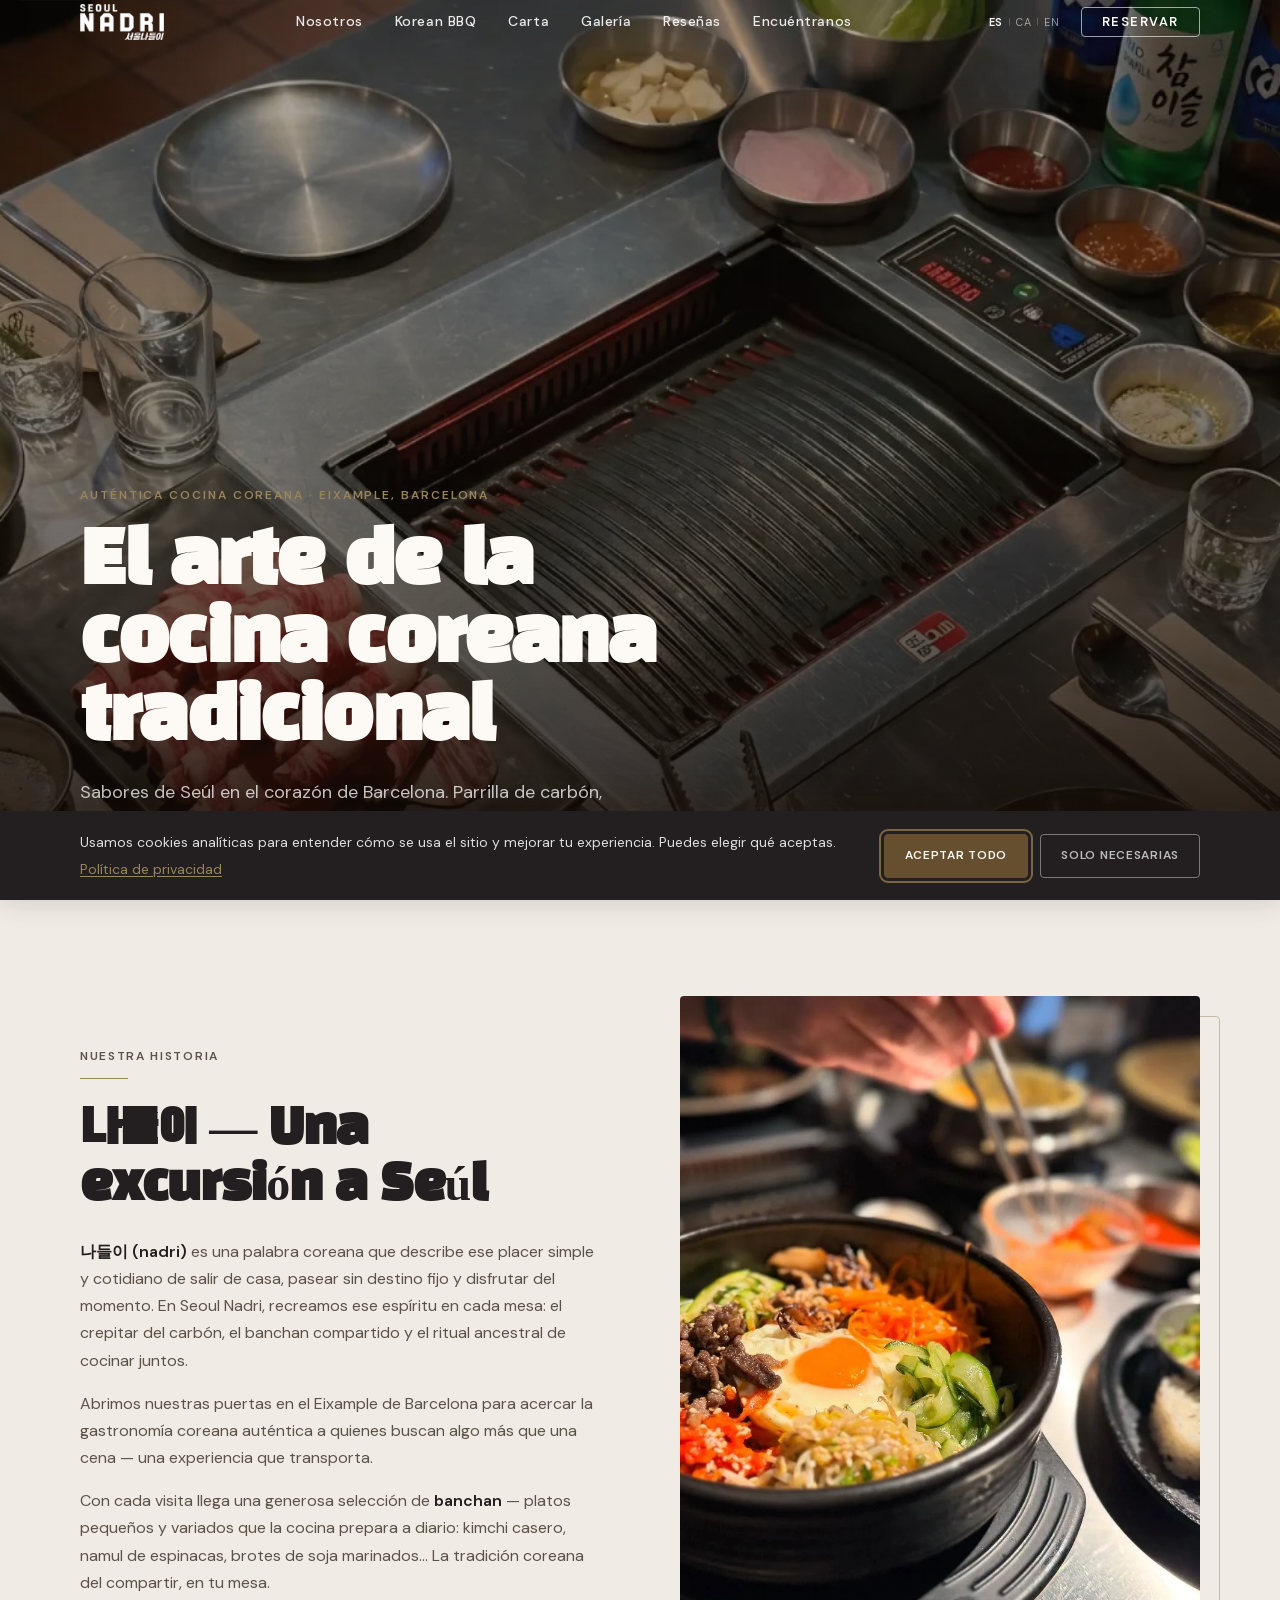
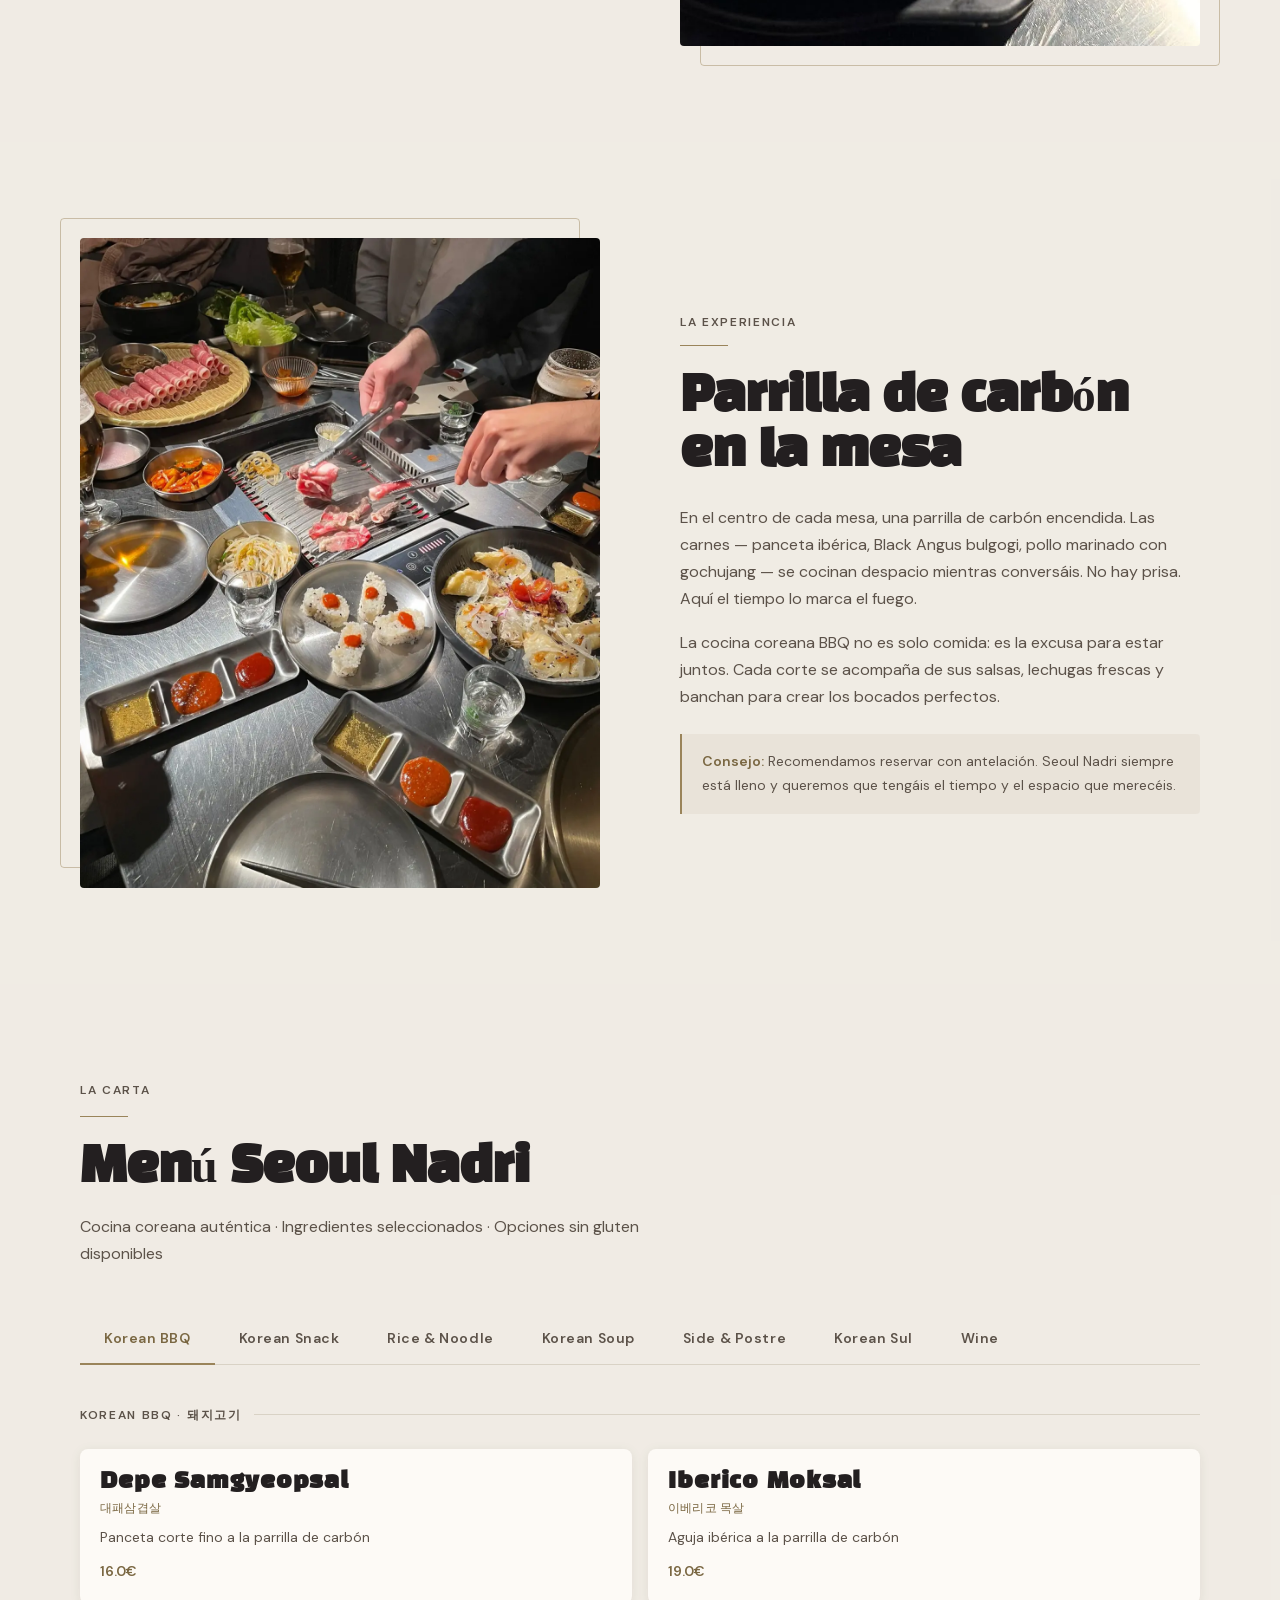
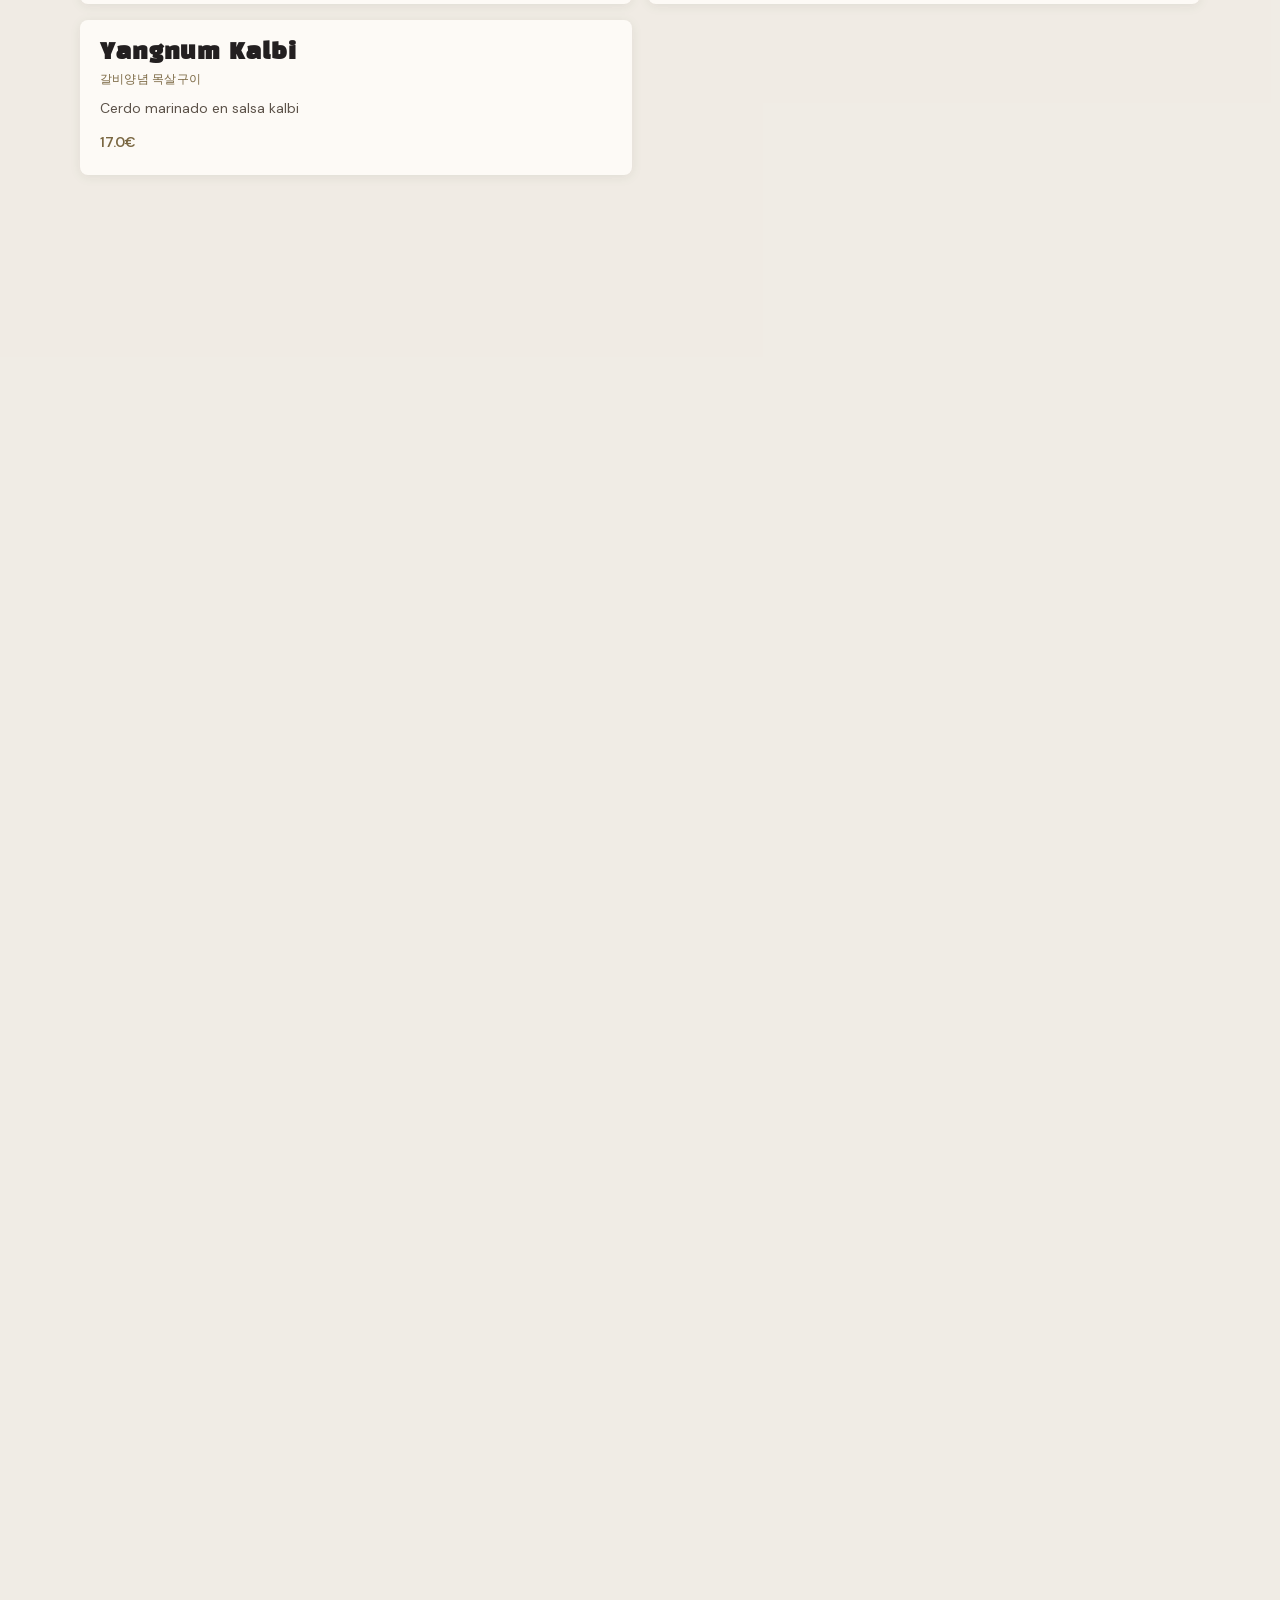
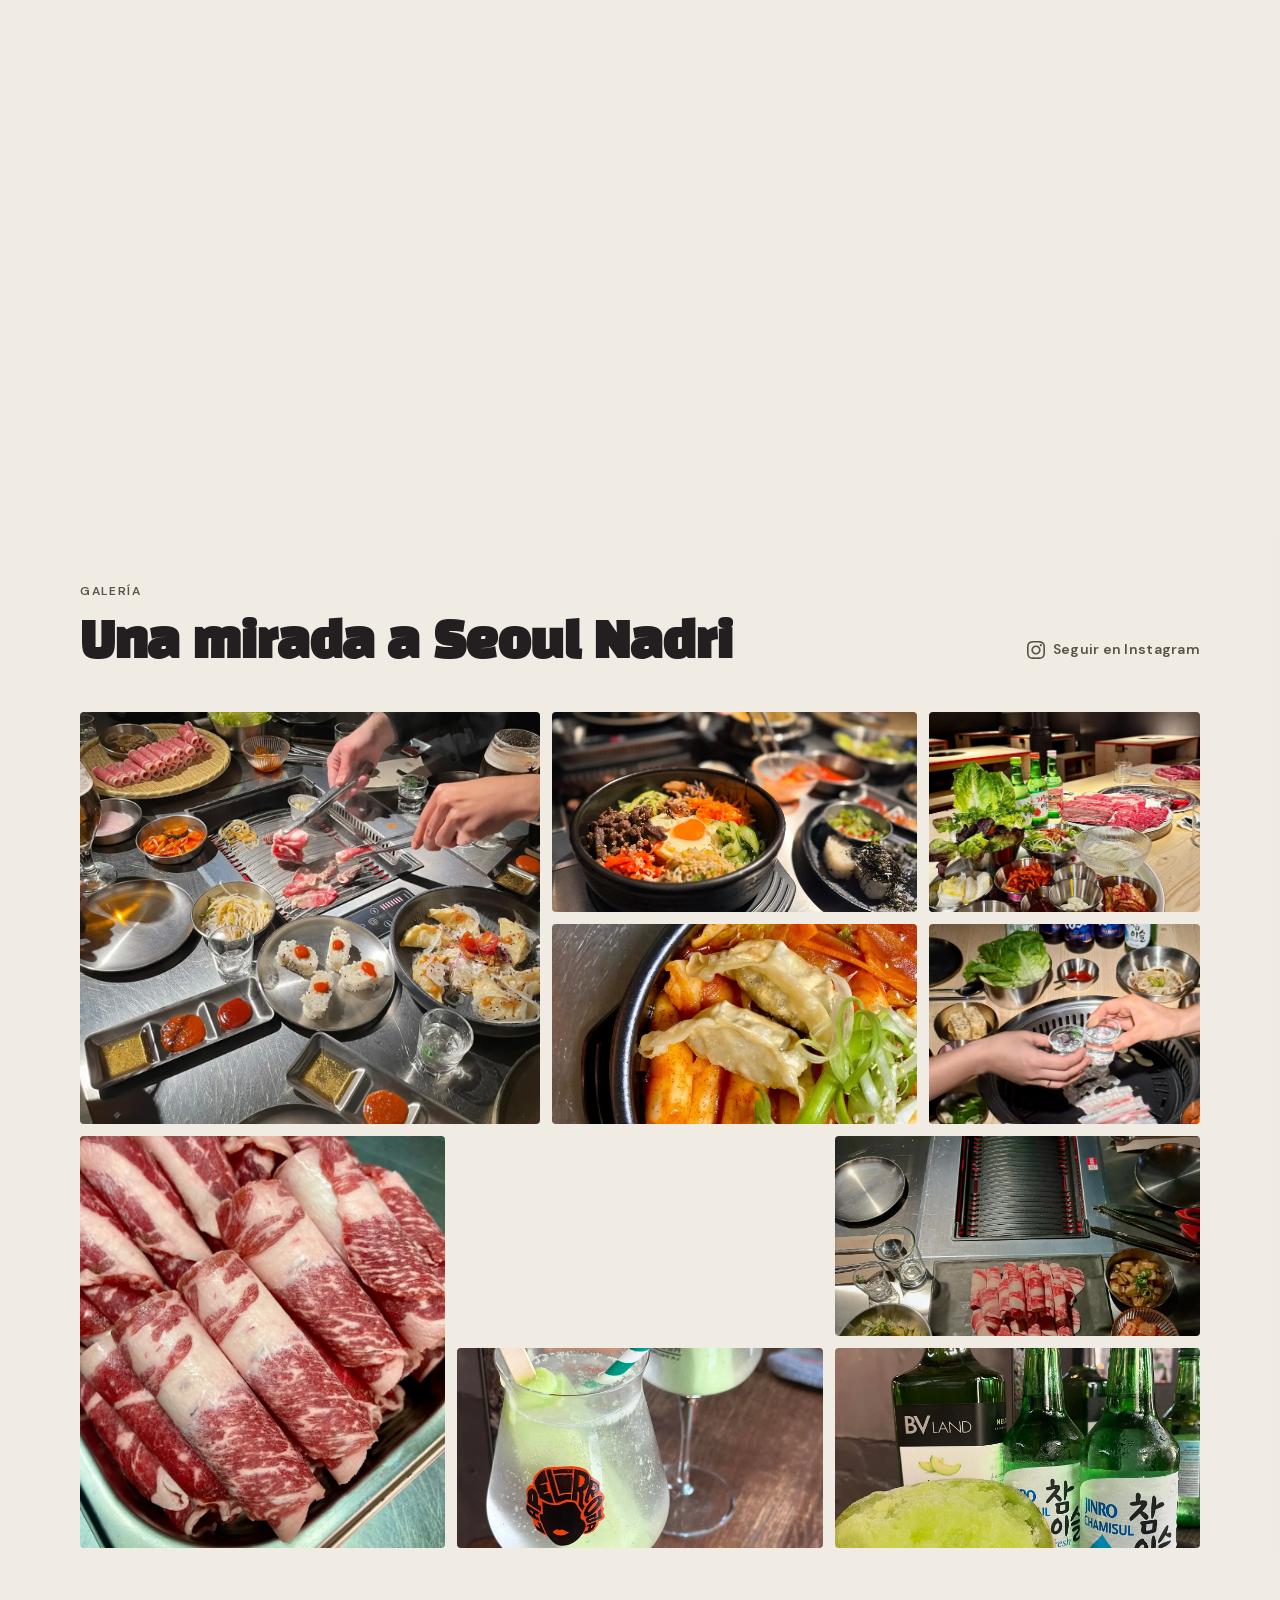
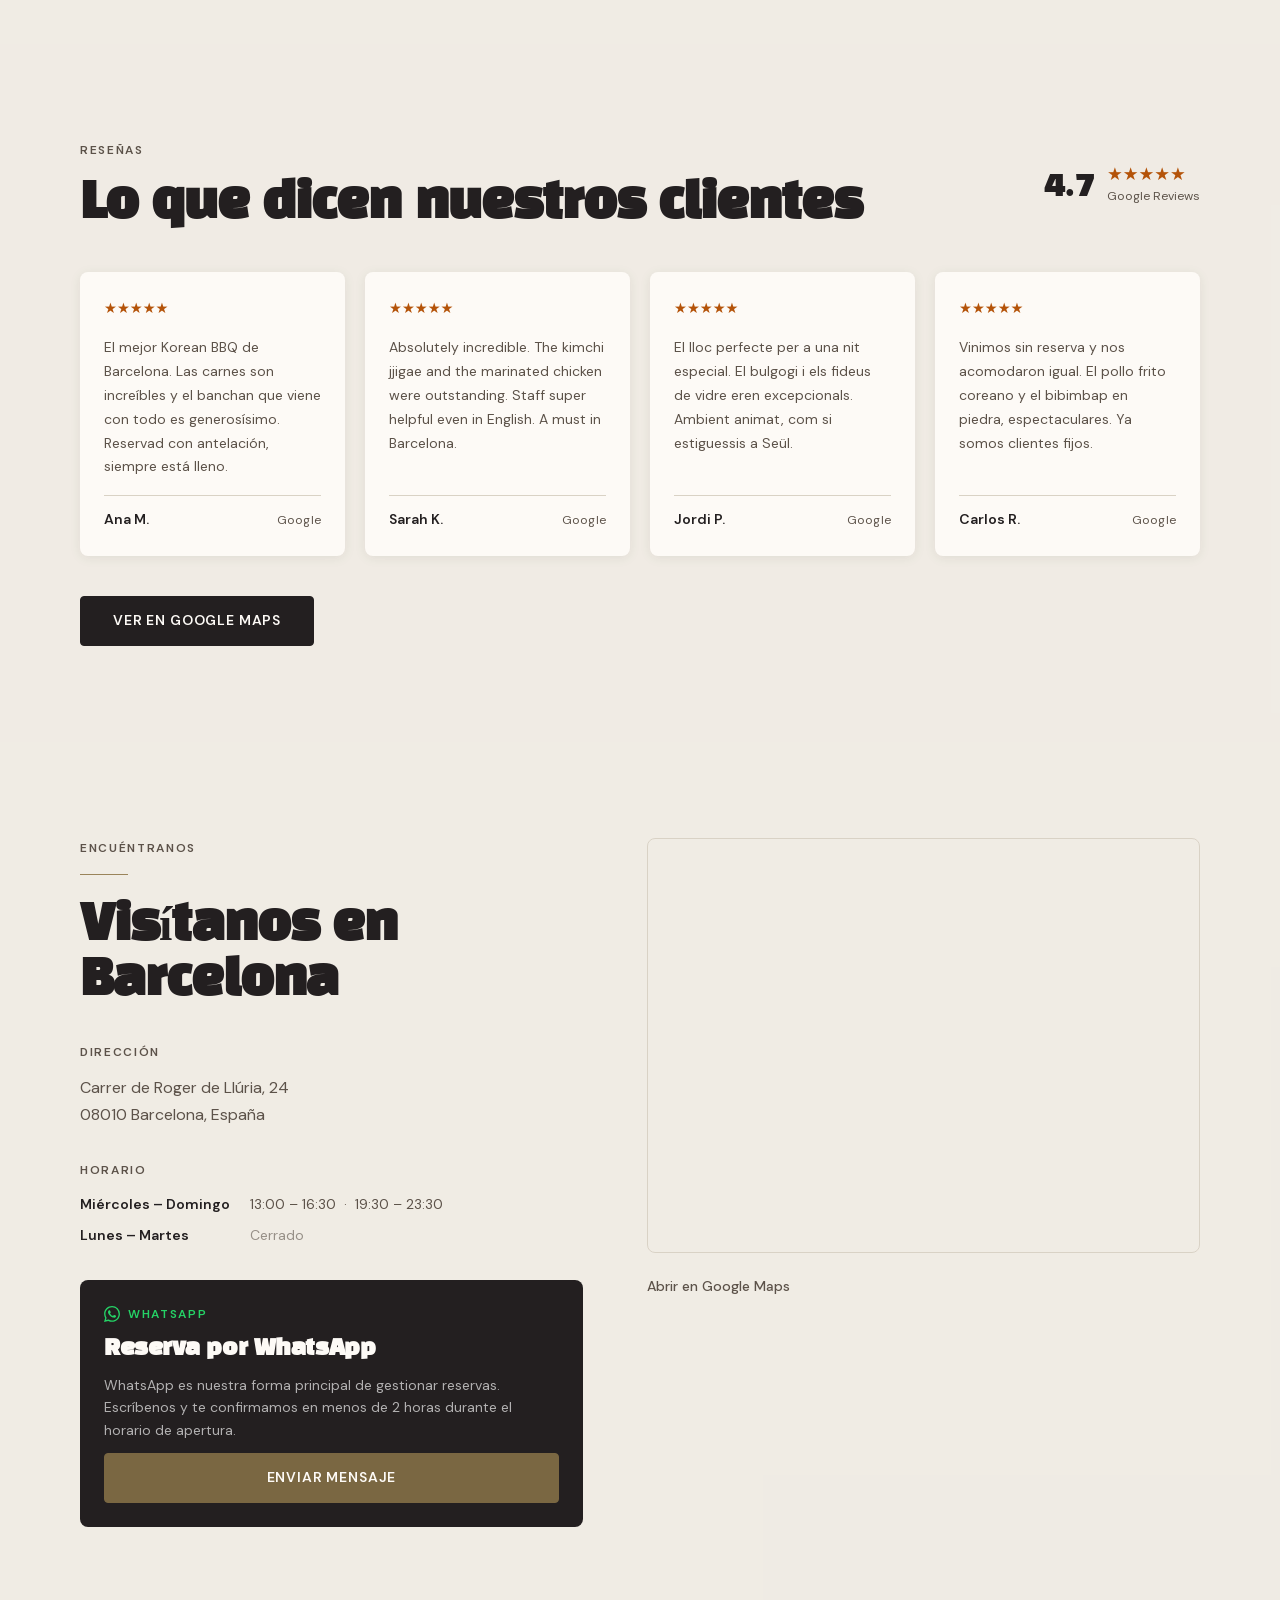
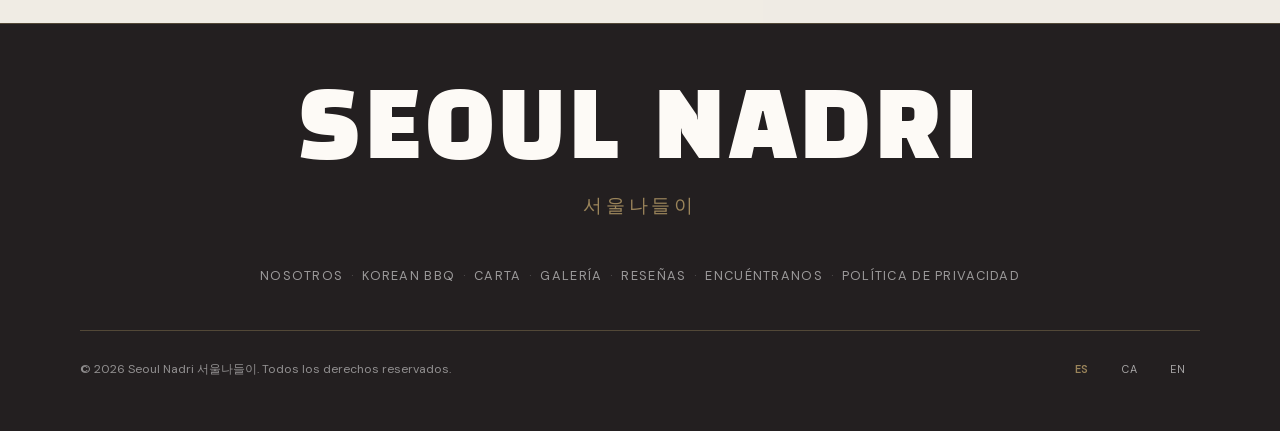
<file: index.html>
<!DOCTYPE html>
<html lang="es">
<head>
  <meta charset="UTF-8">
  <meta name="viewport" content="width=device-width, initial-scale=1">
  <title>Seoul Nadri 서울나들이 — Auténtico Korean BBQ en Barcelona</title>
  <meta name="description" content="Seoul Nadri es un restaurante coreano auténtico en el Eixample de Barcelona. Parrilla de carbón a la mesa, banchan artesanal y los mejores platos clásicos coreanos. Reserva por WhatsApp.">
  <meta name="robots" content="index, follow">
  <link rel="canonical" href="https://seoul-nadri.vercel.app/">

  <!-- Open Graph -->
  <meta property="og:type"        content="website">
  <meta property="og:title"       content="Seoul Nadri 서울나들이 — Auténtico Korean BBQ en Barcelona">
  <meta property="og:description" content="Parrilla de carbón a la mesa, banchan artesanal y los mejores platos clásicos coreanos. En el Eixample de Barcelona.">
  <meta property="og:url"         content="https://seoul-nadri.vercel.app/">
  <meta property="og:image"       content="https://seoul-nadri.vercel.app/images/og-image.jpg">
  <meta property="og:locale"      content="es_ES">
  <meta property="og:site_name"   content="Seoul Nadri 서울나들이">

  <!-- Twitter Card -->
  <meta name="twitter:card"        content="summary_large_image">
  <meta name="twitter:title"       content="Seoul Nadri — Auténtico Korean BBQ en Barcelona">
  <meta name="twitter:description" content="Parrilla de carbón, banchan y platos clásicos coreanos en el Eixample.">
  <meta name="twitter:image"       content="https://seoul-nadri.vercel.app/images/og-image.jpg">

  <!-- Favicon + PWA -->
  <link rel="icon" href="favicon.svg" type="image/svg+xml">
  <link rel="apple-touch-icon" href="images/apple-touch-icon.png">
  <link rel="manifest" href="site.webmanifest">
  <meta name="theme-color" content="#231F20">

  <!-- Preload heading font -->
  <link rel="preload" href="fonts/BlackHanSans-Regular.woff2" as="font" type="font/woff2" crossorigin>
  <!-- Preload body font (self-hosted) -->
  <link rel="preload" href="fonts/dm-sans-latin.woff2" as="font" type="font/woff2" crossorigin>

  <!-- Preload hero image (mobile gets smaller variant) -->
  <link rel="preload" as="image"
    href="images/Hero.webp"
    imagesrcset="images/Hero-mobile.webp 750w, images/Hero.webp 1440w"
    imagesizes="100vw"
    type="image/webp">

  <!-- Styles -->
  <link rel="stylesheet" href="css/style.css">
  <link rel="stylesheet" href="css/print.css" media="print">

  <!-- GA4 Measurement ID (loads only after cookie consent) -->
  <script>window.GA_MEASUREMENT_ID = 'G-XXXXXXXXXX';</script>

  <!-- Schema.org JSON-LD -->
  <script type="application/ld+json">
  {
    "@context": "https://schema.org",
    "@type": "Restaurant",
    "name": "Seoul Nadri 서울나들이",
    "url": "https://seoul-nadri.vercel.app",
    "telephone": "+34611895013",
    "servesCuisine": "Korean",
    "priceRange": "$$",
    "image": "https://seoul-nadri.vercel.app/images/og-image.jpg",
    "address": {
      "@type": "PostalAddress",
      "streetAddress": "Carrer de Roger de Llúria, 24",
      "addressLocality": "Barcelona",
      "postalCode": "08010",
      "addressCountry": "ES"
    },
    "geo": {
      "@type": "GeoCoordinates",
      "latitude": 41.3908578,
      "longitude": 2.1718725
    },
    "openingHoursSpecification": [
      {
        "@type": "OpeningHoursSpecification",
        "dayOfWeek": ["Wednesday","Thursday","Friday","Saturday","Sunday"],
        "opens": "13:00",
        "closes": "16:30"
      },
      {
        "@type": "OpeningHoursSpecification",
        "dayOfWeek": ["Wednesday","Thursday","Friday","Saturday","Sunday"],
        "opens": "19:30",
        "closes": "23:30"
      }
    ],
    "aggregateRating": {
      "@type": "AggregateRating",
      "ratingValue": 4.7,
      "reviewCount": 4
    }
  }
  </script>
</head>
<body>

  <!-- Background texture (parallax via JS) -->
  <picture>
    <source srcset="images/Background1.webp" type="image/webp">
    <img id="bg-texture" src="images/Background1.png" alt="" aria-hidden="true" class="bg-texture" loading="lazy">
  </picture>

  <!-- Loading screen -->
  <div id="loader" class="loader" aria-hidden="true">
    <span class="loader__name">SEOUL NADRI</span>
    <span class="loader__korean">서울나들이</span>
  </div>

  <!-- Skip navigation -->
  <a href="#main-content" class="skip-nav" data-i18n="a11y.skip">Saltar al contenido</a>

  <!-- ═══════════════════════════════════════════════════════
       NAVIGATION
  ═══════════════════════════════════════════════════════ -->
  <nav id="nav" aria-label="Navegación principal" data-i18n-aria="nav.aria.main">
    <div class="container">
      <div class="nav__inner">

        <!-- Logo -->
        <a href="#hero" class="nav__logo" aria-label="Seoul Nadri — página de inicio" data-i18n-aria="nav.aria.logo">
          <picture>
            <source srcset="images/logo.webp" type="image/webp">
            <img src="images/logo.png" alt="Seoul Nadri" class="nav__logo-img" width="120" height="40" loading="eager">
          </picture>
        </a>

        <!-- Desktop center links -->
        <ul class="nav__links">
          <li><a href="#about"   class="nav__link" data-i18n="nav.about">Nosotros</a></li>
          <li><a href="#bbq"     class="nav__link" data-i18n="nav.bbq">Korean BBQ</a></li>
          <li><a href="#menu"    class="nav__link" data-i18n="nav.menu">Carta</a></li>
          <li><a href="#gallery" class="nav__link" data-i18n="nav.gallery">Galería</a></li>
          <li><a href="#reviews" class="nav__link" data-i18n="nav.reviews">Reseñas</a></li>
          <li><a href="#find-us" class="nav__link" data-i18n="nav.contact">Encuéntranos</a></li>
        </ul>

        <!-- Right: lang + CTA -->
        <div class="nav__right">
          <div class="nav__lang" role="group" aria-label="Selector de idioma" data-i18n-aria="nav.aria.lang">
            <button class="lang-btn" type="button" data-lang="es" aria-pressed="true">ES</button>
            <span class="lang-divider" aria-hidden="true">|</span>
            <button class="lang-btn" type="button" data-lang="ca" aria-pressed="false">CA</button>
            <span class="lang-divider" aria-hidden="true">|</span>
            <button class="lang-btn" type="button" data-lang="en" aria-pressed="false">EN</button>
          </div>
          <a href="#find-us" class="btn btn--gold" data-i18n="nav.reserve">Reservar</a>
        </div>

        <!-- Hamburger (mobile only) -->
        <button class="nav__toggle" type="button" aria-expanded="false" aria-controls="nav-mobile"
                data-i18n-aria="nav.open" aria-label="Abrir menú">
          <span></span>
          <span></span>
          <span></span>
        </button>
      </div>
    </div>

    <!-- Mobile menu overlay -->
    <div id="nav-mobile" class="nav__links-center" role="dialog" aria-modal="true" aria-label="Menú de navegación" aria-hidden="true" data-i18n-aria="nav.aria.mobile">
      <button class="nav__close" type="button" aria-label="Cerrar menú" data-i18n-aria="nav.close">✕</button>
      <ul>
        <li><a href="#about"   class="nav__link" data-i18n="nav.about">Nosotros</a></li>
        <li><a href="#bbq"     class="nav__link" data-i18n="nav.bbq">Korean BBQ</a></li>
        <li><a href="#menu"    class="nav__link" data-i18n="nav.menu">Carta</a></li>
        <li><a href="#gallery" class="nav__link" data-i18n="nav.gallery">Galería</a></li>
        <li><a href="#reviews" class="nav__link" data-i18n="nav.reviews">Reseñas</a></li>
        <li><a href="#find-us" class="nav__link" data-i18n="nav.contact">Encuéntranos</a></li>
      </ul>
      <div class="nav__mobile-lang" role="group" aria-label="Selector de idioma" data-i18n-aria="nav.aria.lang">
        <button class="lang-btn" type="button" data-lang="es" aria-pressed="true">ES</button>
        <span class="lang-divider" aria-hidden="true">|</span>
        <button class="lang-btn" type="button" data-lang="ca" aria-pressed="false">CA</button>
        <span class="lang-divider" aria-hidden="true">|</span>
        <button class="lang-btn" type="button" data-lang="en" aria-pressed="false">EN</button>
      </div>
      <div class="nav__mobile-cta">
        <a href="#find-us" class="btn btn--gold" data-i18n="nav.reserve">Reservar</a>
      </div>
    </div>
  </nav>

  <main id="main-content">

    <!-- ═══════════════════════════════════════════════════════
         HERO
    ═══════════════════════════════════════════════════════ -->
    <section id="hero">
      <h1 class="sr-only">Seoul Nadri 서울나들이 — Auténtico Korean BBQ en Barcelona</h1>

      <div class="hero__bg">
        <picture>
          <source
            srcset="images/Hero-mobile.webp 750w, images/Hero.webp 1440w"
            sizes="100vw"
            type="image/webp">
          <img src="images/Hero.png" alt="" fetchpriority="high" loading="eager" width="1440" height="810">
        </picture>
        <div class="hero__overlay"></div>
      </div>

      <div class="hero__content container">
        <span class="hero__eyebrow" data-i18n="hero.eyebrow">Auténtica cocina coreana · Eixample, Barcelona</span>
        <h2 class="hero__headline" data-i18n="hero.headline">El arte de la cocina coreana tradicional</h2>
        <p class="hero__tagline" data-i18n="hero.tagline">Sabores de Seúl en el corazón de Barcelona. Parrilla de carbón, banchan artesanal y la calidez de la tradición coreana.</p>
      </div>
    </section>

    <!-- ═══════════════════════════════════════════════════════
         ABOUT
    ═══════════════════════════════════════════════════════ -->
    <section id="about" class="section">
      <div class="container">
        <div class="about__grid">

          <div class="about__text reveal--slide-left">
            <span class="section-label" data-i18n="about.label">Nuestra Historia</span>
            <span class="gold-rule"></span>
            <h2 class="about__heading" data-i18n="about.heading">나들이 — Una excursión a Seúl</h2>
            <div class="about__body">
              <p data-i18n="about.p1"><strong>나들이 (nadri)</strong> es una palabra coreana que describe ese placer simple y cotidiano de salir de casa, pasear sin destino fijo y disfrutar del momento. En Seoul Nadri, recreamos ese espíritu en cada mesa: el crepitar del carbón, el banchan compartido y el ritual ancestral de cocinar juntos.</p>
              <p data-i18n="about.p2">Abrimos nuestras puertas en el Eixample de Barcelona para acercar la gastronomía coreana auténtica a quienes buscan algo más que una cena — una experiencia que transporta.</p>
              <p data-i18n="about.p3">Con cada visita llega una generosa selección de <strong>banchan</strong> — platos pequeños y variados que la cocina prepara a diario: kimchi casero, namul de espinacas, brotes de soja marinados... La tradición coreana del compartir, en tu mesa.</p>
            </div>
          </div>

          <div class="about__img-wrap reveal--slide-right">
            <picture>
              <source srcset="images/food2.webp" type="image/webp">
              <img src="images/food2.jpg" alt="Parrilla de carbón coreana con banchan en Seoul Nadri Barcelona" class="about__img" loading="lazy" decoding="async" width="800" height="1000">
            </picture>
          </div>

        </div>
      </div>
    </section>

    <!-- ═══════════════════════════════════════════════════════
         BBQ EXPERIENCE
    ═══════════════════════════════════════════════════════ -->
    <section id="bbq" class="section section--alt">
      <div class="container">
        <div class="bbq__grid">

          <div class="bbq__img-wrap reveal--slide-left">
            <picture>
              <source srcset="images/food1.webp" type="image/webp">
              <img src="images/food1.jpg" alt="Mesa coreana BBQ con finas láminas de carne en la parrilla de carbón, rodeada de banchan, salsas y bolitas de arroz" class="bbq__img" loading="lazy" decoding="async" width="800" height="1000">
            </picture>
          </div>

          <div class="bbq__text reveal--slide-right">
            <span class="section-label" data-i18n="bbq.label">La Experiencia</span>
            <span class="gold-rule"></span>
            <h2 class="bbq__heading" data-i18n="bbq.heading">Parrilla de carbón en la mesa</h2>
            <div class="bbq__body">
              <p data-i18n="bbq.p1">En el centro de cada mesa, una parrilla de carbón encendida. Las carnes — panceta ibérica, Black Angus bulgogi, pollo marinado con gochujang — se cocinan despacio mientras conversáis. No hay prisa. Aquí el tiempo lo marca el fuego.</p>
              <p data-i18n="bbq.p2">La cocina coreana BBQ no es solo comida: es la excusa para estar juntos. Cada corte se acompaña de sus salsas, lechugas frescas y banchan para crear los bocados perfectos.</p>
              <div class="bbq__note">
                <p data-i18n="bbq.note"><strong>Consejo:</strong> Recomendamos reservar con antelación. Seoul Nadri siempre está lleno y queremos que tengáis el tiempo y el espacio que merecéis.</p>
              </div>
            </div>
          </div>

        </div>
      </div>
    </section>

    <!-- ═══════════════════════════════════════════════════════
         MENU
    ═══════════════════════════════════════════════════════ -->
    <section id="menu" class="section">
      <div class="container">

        <div class="menu__header">
          <span class="section-label reveal" data-i18n="menu.label">La Carta</span>
          <span class="gold-rule reveal delay-80"></span>
          <h2 class="menu__heading reveal--heading" data-i18n="menu.heading">Menú Seoul Nadri</h2>
          <p class="menu__subhead reveal delay-120" data-i18n="menu.subhead">Cocina coreana auténtica · Ingredientes seleccionados · Opciones sin gluten disponibles</p>
        </div>

        <!-- Tab nav -->
        <div class="menu__tabs" role="tablist" aria-label="Categorías del menú" data-i18n-aria="menu.aria.tabs">
          <button class="menu__tab menu__tab--active" type="button" role="tab"
                  aria-selected="true" aria-controls="panel-bbq" id="tab-bbq"
                  data-i18n="menu.tab.bbq">Korean BBQ</button>
          <button class="menu__tab" type="button" role="tab"
                  aria-selected="false" aria-controls="panel-snack" id="tab-snack"
                  data-i18n="menu.tab.snack">Korean Snack</button>
          <button class="menu__tab" type="button" role="tab"
                  aria-selected="false" aria-controls="panel-rice" id="tab-rice"
                  data-i18n="menu.tab.rice">Rice &amp; Noodle</button>
          <button class="menu__tab" type="button" role="tab"
                  aria-selected="false" aria-controls="panel-soup" id="tab-soup"
                  data-i18n="menu.tab.soup">Korean Soup</button>
          <button class="menu__tab" type="button" role="tab"
                  aria-selected="false" aria-controls="panel-side" id="tab-side"
                  data-i18n="menu.tab.side">Side &amp; Postre</button>
          <button class="menu__tab" type="button" role="tab"
                  aria-selected="false" aria-controls="panel-sul" id="tab-sul"
                  data-i18n="menu.tab.sul">Korean Sul</button>
          <button class="menu__tab" type="button" role="tab"
                  aria-selected="false" aria-controls="panel-wine" id="tab-wine"
                  data-i18n="menu.tab.wine">Wine</button>
        </div>

        <div class="menu__panels">

        <!-- Panel: Korean BBQ -->
        <div id="panel-bbq" role="tabpanel" aria-labelledby="tab-bbq">
          <p class="menu__cat-label" data-i18n="menu.cat.bbq">Korean BBQ · 돼지고기</p>
          <div class="menu__grid stagger-group">

            <article class="menu-item reveal">
              <div class="menu-item__names">
                <h3 class="menu-item__name" data-i18n="menu.bbq.depe.name">Depe Samgyeopsal</h3>
                <span class="menu-item__korean" data-i18n="menu.bbq.depe.kr">대패삼겹살</span>
              </div>
              <p class="menu-item__desc" data-i18n="menu.bbq.depe.desc">Panceta corte fino a la parrilla de carbón</p>
              <span class="menu-item__price">16.0€</span>
            </article>

            <article class="menu-item reveal">
              <div class="menu-item__names">
                <h3 class="menu-item__name" data-i18n="menu.bbq.iberico.name">Iberico Moksal</h3>
                <span class="menu-item__korean" data-i18n="menu.bbq.iberico.kr">이베리코 목살</span>
              </div>
              <p class="menu-item__desc" data-i18n="menu.bbq.iberico.desc">Aguja ibérica a la parrilla de carbón</p>
              <span class="menu-item__price">19.0€</span>
            </article>

            <article class="menu-item reveal">
              <div class="menu-item__names">
                <h3 class="menu-item__name" data-i18n="menu.bbq.yangnum.name">Yangnum Kalbi</h3>
                <span class="menu-item__korean" data-i18n="menu.bbq.yangnum.kr">갈비양념 목살구이</span>
              </div>
              <p class="menu-item__desc" data-i18n="menu.bbq.yangnum.desc">Cerdo marinado en salsa kalbi</p>
              <span class="menu-item__price">17.0€</span>
            </article>

          </div>
        </div>

        <!-- Panel: Korean Snack -->
        <div id="panel-snack" role="tabpanel" aria-labelledby="tab-snack" class="menu__panel--hidden">
          <p class="menu__cat-label" data-i18n="menu.cat.snack">Korean Snack</p>
          <div class="menu__grid stagger-group">

            <article class="menu-item reveal">
              <div class="menu-item__names">
                <h3 class="menu-item__name" data-i18n="menu.snk.kimchi.name">Kimchi Casero</h3>
                <span class="menu-item__korean" data-i18n="menu.snk.kimchi.kr">직집담근김치</span>
              </div>
              <p class="menu-item__desc" data-i18n="menu.snk.kimchi.desc">Kimchi elaborado en Seoul Nadri</p>
              <span class="menu-item__price">5.5€</span>
            </article>

            <article class="menu-item reveal">
              <div class="menu-item__names">
                <h3 class="menu-item__name" data-i18n="menu.snk.mandu.name">Bibim Mandu</h3>
                <span class="menu-item__korean" data-i18n="menu.snk.mandu.kr">비빔만두</span>
              </div>
              <p class="menu-item__desc" data-i18n="menu.snk.mandu.desc">Empanadillas de verduras con ensalada (6 unidades)</p>
              <span class="menu-item__price">9.5€</span>
            </article>

            <article class="menu-item reveal">
              <div class="menu-item__names">
                <h3 class="menu-item__name" data-i18n="menu.snk.japchae.name">Japchae</h3>
                <span class="menu-item__korean" data-i18n="menu.snk.japchae.kr">잡채</span>
              </div>
              <p class="menu-item__desc" data-i18n="menu.snk.japchae.desc">Fideo de boniato salteado con ternera y verdura · opción vegetariana</p>
              <span class="menu-item__price">12.0€</span>
            </article>

            <article class="menu-item reveal">
              <div class="menu-item__names">
                <h3 class="menu-item__name" data-i18n="menu.snk.tteok.name">Tteokbokki</h3>
                <span class="menu-item__korean" data-i18n="menu.snk.tteok.kr">떡볶이</span>
              </div>
              <p class="menu-item__desc" data-i18n="menu.snk.tteok.desc">Pastel de arroz en salsa picante coreana</p>
              <span class="menu-item__price">12.5€</span>
            </article>

            <article class="menu-item reveal">
              <div class="menu-item__names">
                <h3 class="menu-item__name" data-i18n="menu.snk.chicken.name">Yangnum Chicken</h3>
                <span class="menu-item__korean" data-i18n="menu.snk.chicken.kr">양념치킨</span>
              </div>
              <p class="menu-item__desc" data-i18n="menu.snk.chicken.desc">Pollo frito coreano</p>
              <span class="menu-item__price">13.5€</span>
            </article>

            <article class="menu-item reveal">
              <div class="menu-item__names">
                <h3 class="menu-item__name" data-i18n="menu.snk.kimchijeon.name">Kimchijeon</h3>
                <span class="menu-item__korean" data-i18n="menu.snk.kimchijeon.kr">김치전</span>
              </div>
              <p class="menu-item__desc" data-i18n="menu.snk.kimchijeon.desc">Pancake de kimchi</p>
              <span class="menu-item__price">10.5€</span>
            </article>

            <article class="menu-item reveal">
              <div class="menu-item__names">
                <h3 class="menu-item__name" data-i18n="menu.snk.haemul.name">Haemul Yachejeon</h3>
                <span class="menu-item__korean" data-i18n="menu.snk.haemul.kr">해물 야채전</span>
              </div>
              <p class="menu-item__desc" data-i18n="menu.snk.haemul.desc">Pancake de marisco y verdura</p>
              <span class="menu-item__price">13.5€</span>
            </article>

          </div>
        </div>

        <!-- Panel: Rice & Noodle -->
        <div id="panel-rice" role="tabpanel" aria-labelledby="tab-rice" class="menu__panel--hidden">
          <p class="menu__cat-label" data-i18n="menu.cat.rice">밥과 국수 · Rice &amp; Noodle</p>
          <div class="menu__grid stagger-group">

            <article class="menu-item reveal">
              <div class="menu-item__names">
                <h3 class="menu-item__name" data-i18n="menu.rice.bibimbap.name">Tukbegi Bibimbap</h3>
                <span class="menu-item__korean" data-i18n="menu.rice.bibimbap.kr">뚝배기 비빔밥</span>
              </div>
              <p class="menu-item__desc" data-i18n="menu.rice.bibimbap.desc">Arroz con carne y verduras en olla caliente, huevo frito y gochujang</p>
              <span class="menu-item__price">14.9€</span>
            </article>

            <article class="menu-item reveal">
              <div class="menu-item__names">
                <h3 class="menu-item__name" data-i18n="menu.rice.bibimbap_v.name">Tukbegi Bibimbap Vegano</h3>
                <span class="menu-item__korean" data-i18n="menu.rice.bibimbap_v.kr">야채 뚝배기 비빔밥</span>
              </div>
              <p class="menu-item__desc" data-i18n="menu.rice.bibimbap_v.desc">Arroz con verduras en olla caliente, huevo frito y gochujang</p>
              <span class="menu-item__price">14.9€</span>
            </article>

            <article class="menu-item reveal">
              <div class="menu-item__names">
                <h3 class="menu-item__name" data-i18n="menu.rice.bokkumbap.name">Bokkumbap</h3>
                <span class="menu-item__korean" data-i18n="menu.rice.bokkumbap.kr">고깃집 볶음밥</span>
              </div>
              <p class="menu-item__desc" data-i18n="menu.rice.bokkumbap.desc">Arroz salteado con kimchi y cerdo</p>
              <span class="menu-item__price">11.5€</span>
            </article>

            <article class="menu-item reveal">
              <div class="menu-item__names">
                <h3 class="menu-item__name" data-i18n="menu.rice.chadol.name">Chadol Ramen</h3>
                <span class="menu-item__korean" data-i18n="menu.rice.chadol.kr">차돌 파채라면</span>
              </div>
              <p class="menu-item__desc" data-i18n="menu.rice.chadol.desc">Ramen picante coreano con ternera chadol y cebolleta</p>
              <span class="menu-item__price">12.9€</span>
            </article>

            <article class="menu-item reveal">
              <div class="menu-item__names">
                <h3 class="menu-item__name" data-i18n="menu.rice.kimchimari.name">Kimchimari Guksu</h3>
                <span class="menu-item__korean" data-i18n="menu.rice.kimchimari.kr">김치말이국수</span>
              </div>
              <p class="menu-item__desc" data-i18n="menu.rice.kimchimari.desc">Fideo frío en jugo de Baeckkimchi</p>
              <span class="menu-item__price">13.0€</span>
            </article>

            <article class="menu-item reveal">
              <div class="menu-item__names">
                <h3 class="menu-item__name" data-i18n="menu.rice.bibimguksu.name">Bibim Guksu</h3>
                <span class="menu-item__korean" data-i18n="menu.rice.bibimguksu.kr">비빔국수</span>
              </div>
              <p class="menu-item__desc" data-i18n="menu.rice.bibimguksu.desc">Fideo frío con salsa picante, ensalada y huevo cocido</p>
              <span class="menu-item__price">13.0€</span>
            </article>

            <p class="menu__panel-note" data-i18n="menu.rice.note">BIBIMBAP incluye banchan · 비빔밥은 반찬 포함입니다</p>

          </div>
        </div>

        <!-- Panel: Korean Soup -->
        <div id="panel-soup" role="tabpanel" aria-labelledby="tab-soup" class="menu__panel--hidden">
          <p class="menu__cat-label" data-i18n="menu.cat.soup">찌개 · Korean Soup</p>
          <div class="menu__grid stagger-group">

            <article class="menu-item reveal">
              <div class="menu-item__names">
                <h3 class="menu-item__name" data-i18n="menu.soup.doenjang.name">Doenjang Jjigae</h3>
                <span class="menu-item__korean" data-i18n="menu.soup.doenjang.kr">된장찌개</span>
              </div>
              <p class="menu-item__desc" data-i18n="menu.soup.doenjang.desc">Sopa de pasta de soja fermentada con tofu y verduras</p>
              <span class="menu-item__price">14.9€</span>
            </article>

            <article class="menu-item reveal">
              <div class="menu-item__names">
                <h3 class="menu-item__name" data-i18n="menu.soup.kimchi.name">Kimchi Jjigae</h3>
                <span class="menu-item__korean" data-i18n="menu.soup.kimchi.kr">김치찌개</span>
              </div>
              <p class="menu-item__desc" data-i18n="menu.soup.kimchi.desc">Sopa de kimchi con tofu y cerdo</p>
              <span class="menu-item__price">14.9€</span>
            </article>

            <p class="menu__panel-note" data-i18n="menu.soup.note">SOPA incluye banchan y arroz · 찌개에는 밥과 반찬 함께 드립니다</p>

          </div>
        </div>

        <!-- Panel: Side & Postre -->
        <div id="panel-side" role="tabpanel" aria-labelledby="tab-side" class="menu__panel--hidden">
          <div class="menu__grid stagger-group">

            <p class="menu__subcat" data-i18n="menu.cat.sides">Side — Acompañamientos</p>

            <article class="menu-item reveal">
              <div class="menu-item__names">
                <h3 class="menu-item__name" data-i18n="menu.side.anchoa.name">Anchoa</h3>
                <span class="menu-item__korean" data-i18n="menu.side.anchoa.kr">앤초비무침</span>
              </div>
              <p class="menu-item__desc" data-i18n="menu.side.anchoa.desc">Anchoa picada con salsa coreana muchim</p>
              <span class="menu-item__price">3.0€</span>
            </article>

            <article class="menu-item reveal">
              <div class="menu-item__names">
                <h3 class="menu-item__name" data-i18n="menu.side.jumukbap.name">Jumuk Bap</h3>
                <span class="menu-item__korean" data-i18n="menu.side.jumukbap.kr">주먹밥</span>
              </div>
              <p class="menu-item__desc" data-i18n="menu.side.jumukbap.desc">Arroz con alga y danmuji (nabo encurtido)</p>
              <span class="menu-item__price">5.5€</span>
            </article>

            <article class="menu-item reveal">
              <div class="menu-item__names">
                <h3 class="menu-item__name" data-i18n="menu.side.arroz.name">Arroz Blanco</h3>
                <span class="menu-item__korean" data-i18n="menu.side.arroz.kr">밥</span>
              </div>
              <p class="menu-item__desc" data-i18n="menu.side.arroz.desc">Arroz al vapor</p>
              <span class="menu-item__price">2.0€</span>
            </article>

            <article class="menu-item reveal">
              <div class="menu-item__names">
                <h3 class="menu-item__name" data-i18n="menu.side.bandeja.name">Bandeja Banchan &amp; Ssam</h3>
                <span class="menu-item__korean" data-i18n="menu.side.bandeja.kr">쟁반 가득 반찬</span>
              </div>
              <p class="menu-item__desc" data-i18n="menu.side.bandeja.desc">Gran bandeja de banchan y ssam</p>
              <span class="menu-item__price">5.0€</span>
            </article>

            <article class="menu-item reveal">
              <div class="menu-item__names">
                <h3 class="menu-item__name" data-i18n="menu.side.extrabanchan.name">Extra Banchan</h3>
                <span class="menu-item__korean" data-i18n="menu.side.extrabanchan.kr">추가 반찬(접시당)</span>
              </div>
              <p class="menu-item__desc" data-i18n="menu.side.extrabanchan.desc">Plato extra de banchan</p>
              <span class="menu-item__price">0.5€</span>
            </article>

            <article class="menu-item reveal">
              <div class="menu-item__names">
                <h3 class="menu-item__name" data-i18n="menu.side.lechuga.name">Extra Lechuga</h3>
                <span class="menu-item__korean" data-i18n="menu.side.lechuga.kr">추가 상추</span>
              </div>
              <p class="menu-item__desc" data-i18n="menu.side.lechuga.desc">Lechuga extra para ssam</p>
              <span class="menu-item__price">0.5€</span>
            </article>

            <p class="menu__subcat" data-i18n="menu.cat.postre">Postre</p>

            <article class="menu-item reveal">
              <div class="menu-item__names">
                <h3 class="menu-item__name" data-i18n="menu.pos.brownie.name">Brownie Love</h3>
                <span class="menu-item__korean" data-i18n="menu.pos.brownie.kr">브라우니 러브</span>
              </div>
              <span class="menu-item__price">6.5€</span>
            </article>

            <article class="menu-item reveal">
              <div class="menu-item__names">
                <h3 class="menu-item__name" data-i18n="menu.pos.matcha.name">Matcha Cheese Cake</h3>
                <span class="menu-item__korean" data-i18n="menu.pos.matcha.kr">미차 치즈케이크</span>
              </div>
              <span class="menu-item__price">6.0€</span>
            </article>

            <article class="menu-item reveal">
              <div class="menu-item__names">
                <h3 class="menu-item__name" data-i18n="menu.pos.mango.name">Mango Fantasia</h3>
                <span class="menu-item__korean" data-i18n="menu.pos.mango.kr">망고 판타지아</span>
              </div>
              <span class="menu-item__price">6.0€</span>
            </article>

            <article class="menu-item reveal">
              <div class="menu-item__names">
                <h3 class="menu-item__name" data-i18n="menu.pos.chocopie.name">Chocopie</h3>
                <span class="menu-item__korean" data-i18n="menu.pos.chocopie.kr">따뜻한 초코파이</span>
              </div>
              <span class="menu-item__price">4.5€</span>
            </article>

            <p class="menu__panel-note" data-i18n="menu.side.allergen">Diríjase a nuestro personal para información sobre alérgenos</p>

          </div>
        </div>

        <!-- Panel: Korean Sul -->
        <div id="panel-sul" role="tabpanel" aria-labelledby="tab-sul" class="menu__panel--hidden">
          <p class="menu__cat-label" data-i18n="menu.cat.sul">주류 · Korean Sul</p>
          <div class="menu__grid stagger-group">

            <p class="menu__subcat">소주 SOJU</p>

            <article class="menu-item reveal">
              <div class="menu-item__names">
                <h3 class="menu-item__name">참이슬 후레쉬</h3>
                <span class="menu-item__korean">Chamisul Fresh · 16.5%</span>
              </div>
              <span class="menu-item__price">13.9€</span>
            </article>

            <article class="menu-item reveal">
              <div class="menu-item__names">
                <h3 class="menu-item__name">처음처럼</h3>
                <span class="menu-item__korean">Chum Churum · 16.5%</span>
              </div>
              <span class="menu-item__price">13.9€</span>
            </article>

            <article class="menu-item reveal">
              <div class="menu-item__names">
                <h3 class="menu-item__name">새로</h3>
                <span class="menu-item__korean">Saero · Zero Sugar · 16%</span>
              </div>
              <span class="menu-item__price">14.9€</span>
            </article>

            <article class="menu-item reveal">
              <div class="menu-item__names">
                <h3 class="menu-item__name">진로이즈백</h3>
                <span class="menu-item__korean">Jinro Is Back · 16.5%</span>
              </div>
              <span class="menu-item__price">14.9€</span>
            </article>

            <article class="menu-item reveal">
              <div class="menu-item__names">
                <h3 class="menu-item__name">한라산</h3>
                <span class="menu-item__korean">Hallasan · 17% · Soju de Jeju</span>
              </div>
              <span class="menu-item__price">14.9€</span>
            </article>

            <article class="menu-item reveal">
              <div class="menu-item__names">
                <h3 class="menu-item__name">참이슬 클래식</h3>
                <span class="menu-item__korean">Chamisul Classic · 20.1%</span>
              </div>
              <span class="menu-item__price">14.9€</span>
            </article>

            <article class="menu-item reveal">
              <div class="menu-item__names">
                <h3 class="menu-item__name">과일 소주</h3>
                <span class="menu-item__korean" data-i18n="menu.sul.soju7.detail">Soju de fruta — pomelo, uva, yuzu, melocotón, arándano</span>
              </div>
              <span class="menu-item__price">14.9€</span>
            </article>

            <article class="menu-item reveal">
              <div class="menu-item__names">
                <h3 class="menu-item__name">화요25</h3>
                <span class="menu-item__korean" data-i18n="menu.sul.soju8.detail">Hwayo · 25% · 100% Arroz orgánico</span>
              </div>
              <span class="menu-item__price">33.0€</span>
            </article>

            <p class="menu__subcat">한국맥주 CERVEZA COREANA</p>

            <article class="menu-item reveal">
              <div class="menu-item__names">
                <h3 class="menu-item__name">카스</h3>
                <span class="menu-item__korean">Cass · 4.5%</span>
              </div>
              <span class="menu-item__price">3.7€</span>
            </article>

            <p class="menu__subcat" data-i18n="menu.sul.cat.somek">소맥 SOMEK · Soju + Cerveza</p>

            <article class="menu-item reveal">
              <div class="menu-item__names">
                <h3 class="menu-item__name">소주 2잔 + Cass 1병</h3>
                <span class="menu-item__korean" data-i18n="menu.sul.somek1.detail">2 chupitos soju + 1 Cass</span>
              </div>
              <span class="menu-item__price">8.9€</span>
            </article>

            <article class="menu-item reveal">
              <div class="menu-item__names">
                <h3 class="menu-item__name">소주 1병 + Cass 2병</h3>
                <span class="menu-item__korean" data-i18n="menu.sul.somek2.detail">1 botella soju + 2 Cass</span>
              </div>
              <span class="menu-item__price">19.9€</span>
            </article>

            <p class="menu__subcat" data-i18n="menu.sul.cat.makkoli">막걸리 MAKKOLI · Arroz fermentado</p>

            <article class="menu-item reveal">
              <div class="menu-item__names">
                <h3 class="menu-item__name">국순당</h3>
                <span class="menu-item__korean">Guksundang · 6%</span>
              </div>
              <span class="menu-item__price">copa 4.5€ / 750ml 13.9€</span>
            </article>

            <p class="menu__subcat" data-i18n="menu.sul.cat.trad">전통주 TRADICIONAL</p>

            <article class="menu-item reveal">
              <div class="menu-item__names">
                <h3 class="menu-item__name">청하</h3>
                <span class="menu-item__korean" data-i18n="menu.sul.trad1.detail">Arroz fermentado y filtrado · 13% · 300ml</span>
              </div>
              <span class="menu-item__price">13.9€</span>
            </article>

            <article class="menu-item reveal">
              <div class="menu-item__names">
                <h3 class="menu-item__name">매화수</h3>
                <span class="menu-item__korean" data-i18n="menu.sul.trad2.detail">Vino de Maesil · Ciruela coreana · 14% · 300ml</span>
              </div>
              <span class="menu-item__price">13.9€</span>
            </article>

            <article class="menu-item reveal">
              <div class="menu-item__names">
                <h3 class="menu-item__name">복분자</h3>
                <span class="menu-item__korean" data-i18n="menu.sul.trad3.detail">Vino Frambuesa Negra · 13% · 375ml</span>
              </div>
              <span class="menu-item__price">22.0€</span>
            </article>

            <p class="menu__subcat" data-i18n="menu.sul.cat.cocktail">한국칵테일 CÓCTEL COREANO</p>

            <article class="menu-item reveal">
              <div class="menu-item__names">
                <h3 class="menu-item__name">소주토닉</h3>
                <span class="menu-item__korean">Soju Tonic</span>
              </div>
              <span class="menu-item__price">7.0€</span>
            </article>

            <article class="menu-item reveal">
              <div class="menu-item__names">
                <h3 class="menu-item__name">쏘베리브리즈</h3>
                <span class="menu-item__korean">Sol Berry Breeze</span>
              </div>
              <span class="menu-item__price">7.0€</span>
            </article>

            <article class="menu-item reveal">
              <div class="menu-item__names">
                <h3 class="menu-item__name">하이볼</h3>
                <span class="menu-item__korean">High Ball</span>
              </div>
              <span class="menu-item__price">7.0€</span>
            </article>

            <article class="menu-item reveal">
              <div class="menu-item__names">
                <h3 class="menu-item__name">망고 막걸리 쉐이크</h3>
                <span class="menu-item__korean">Mango Makkoli Shake · 1l</span>
              </div>
              <span class="menu-item__price">16.9€</span>
            </article>

            <article class="menu-item reveal">
              <div class="menu-item__names">
                <h3 class="menu-item__name">파인애플 막걸리 쉐이크</h3>
                <span class="menu-item__korean" data-i18n="menu.sul.ck5.detail">Piña Makkoli Shake · 1l</span>
              </div>
              <span class="menu-item__price">16.9€</span>
            </article>

          </div>
        </div>

        <!-- Panel: Wine -->
        <div id="panel-wine" role="tabpanel" aria-labelledby="tab-wine" class="menu__panel--hidden">
          <p class="menu__cat-label" data-i18n="menu.cat.wine">Wine / Vino</p>
          <p class="menu__wine-subtitle" data-i18n="menu.wine.subtitle">Vinos seleccionados para maridar con la cocina coreana</p>
          <div class="menu__grid stagger-group">

            <p class="menu__subcat" data-i18n="menu.wine.cat.blanco">화이트 BLANCO</p>

            <article class="menu-item reveal">
              <div class="menu-item__names">
                <h3 class="menu-item__name">Bastets Blanc de Blanc</h3>
                <span class="menu-item__korean">D.O. Conca de Barberà · Macabeo, Parellada</span>
              </div>
              <span class="menu-item__price">copa 3.5€ / botella 14.0€</span>
            </article>

            <article class="menu-item reveal">
              <div class="menu-item__names">
                <h3 class="menu-item__name">Nogara</h3>
                <span class="menu-item__korean">D.O. Rueda · Verdejo</span>
              </div>
              <span class="menu-item__price">18.0€</span>
            </article>

            <article class="menu-item reveal">
              <div class="menu-item__names">
                <h3 class="menu-item__name">Cent x Cent</h3>
                <span class="menu-item__korean">D.O. Terra Alta · Garnacha Blanca</span>
              </div>
              <span class="menu-item__price">24.0€</span>
            </article>

            <article class="menu-item reveal">
              <div class="menu-item__names">
                <h3 class="menu-item__name">Casa de Outeiro</h3>
                <span class="menu-item__korean">D.O. Ribeira Sacra · Godello</span>
              </div>
              <span class="menu-item__price">26.0€</span>
            </article>

            <p class="menu__subcat" data-i18n="menu.wine.cat.tinto">레드 TINTO</p>

            <article class="menu-item reveal">
              <div class="menu-item__names">
                <h3 class="menu-item__name">Bastets Tinto Selección</h3>
                <span class="menu-item__korean">D.O. Conca de Barberà · Ull de Llebre, Cab. Sauv., Parellada</span>
              </div>
              <span class="menu-item__price">copa 3.8€ / botella 15.0€</span>
            </article>

            <article class="menu-item reveal">
              <div class="menu-item__names">
                <h3 class="menu-item__name">Pago de Valdoneje</h3>
                <span class="menu-item__korean">D.O. Bierzo · Mencía</span>
              </div>
              <span class="menu-item__price">17.0€</span>
            </article>

            <article class="menu-item reveal">
              <div class="menu-item__names">
                <h3 class="menu-item__name">Finca Santa María</h3>
                <span class="menu-item__korean">D.O. Ribera del Duero · Tinta Fina, Cab. Sauv., Merlot</span>
              </div>
              <span class="menu-item__price">20.0€</span>
            </article>

            <article class="menu-item reveal">
              <div class="menu-item__names">
                <h3 class="menu-item__name">La Clave</h3>
                <span class="menu-item__korean">D.O. Bierzo · Mencía, Syrah, Tempranillo</span>
              </div>
              <span class="menu-item__price">23.0€</span>
            </article>

            <article class="menu-item reveal">
              <div class="menu-item__names">
                <h3 class="menu-item__name">El Mentider</h3>
                <span class="menu-item__korean">D.O. Conca de Barberà · Trepat</span>
              </div>
              <span class="menu-item__price">29.0€</span>
            </article>

            <article class="menu-item reveal">
              <div class="menu-item__names">
                <h3 class="menu-item__name">Furvus</h3>
                <span class="menu-item__korean">D.O. Montsant · Garnacha Peluda, Merlot</span>
              </div>
              <span class="menu-item__price">35.0€</span>
            </article>

            <article class="menu-item reveal">
              <div class="menu-item__names">
                <h3 class="menu-item__name">Figuero 12</h3>
                <span class="menu-item__korean">D.O. Ribera del Duero · Tempranillo</span>
              </div>
              <span class="menu-item__price">37.0€</span>
            </article>

            <p class="menu__subcat" data-i18n="menu.wine.cat.espumoso">스파클링 ESPUMOSO</p>

            <article class="menu-item reveal">
              <div class="menu-item__names">
                <h3 class="menu-item__name">Efecte Brut Reserva</h3>
                <span class="menu-item__korean">D.O. Penedès · Xarel·lo, Chardonnay, Macabeo, Parellada</span>
              </div>
              <span class="menu-item__price">24.0€</span>
            </article>

          </div>
        </div>

        </div><!-- /.menu__panels -->

      </div>
    </section>

    <!-- ═══════════════════════════════════════════════════════
         GALLERY
    ═══════════════════════════════════════════════════════ -->
    <section id="gallery" class="section section--alt">
      <div class="container">

        <div class="gallery__header">
          <div>
            <span class="section-label reveal" data-i18n="gallery.label">Galería</span>
            <h2 class="gallery__heading reveal--heading" data-i18n="gallery.heading">Una mirada a Seoul Nadri</h2>
          </div>
          <a href="https://www.instagram.com/nadri_barcelona/" target="_blank" rel="noopener"
             class="gallery__ig-link reveal" aria-label="Seguir a @nadri_barcelona en Instagram"
             data-i18n-aria="gallery.ig.aria">
            <svg width="18" height="18" viewBox="0 0 24 24" fill="currentColor" aria-hidden="true">
              <path d="M12 2.163c3.204 0 3.584.012 4.85.07 3.252.148 4.771 1.691 4.919 4.919.058 1.265.069 1.645.069 4.849 0 3.205-.012 3.584-.069 4.849-.149 3.225-1.664 4.771-4.919 4.919-1.266.058-1.644.07-4.85.07-3.204 0-3.584-.012-4.849-.07-3.26-.149-4.771-1.699-4.919-4.92-.058-1.265-.07-1.644-.07-4.849 0-3.204.013-3.583.07-4.849.149-3.227 1.664-4.771 4.919-4.919 1.266-.057 1.645-.069 4.849-.069zm0-2.163c-3.259 0-3.667.014-4.947.072-4.358.2-6.78 2.618-6.98 6.98-.059 1.281-.073 1.689-.073 4.948 0 3.259.014 3.668.072 4.948.2 4.358 2.618 6.78 6.98 6.98 1.281.058 1.689.072 4.948.072 3.259 0 3.668-.014 4.948-.072 4.354-.2 6.782-2.618 6.979-6.98.059-1.28.073-1.689.073-4.948 0-3.259-.014-3.667-.072-4.947-.196-4.354-2.617-6.78-6.979-6.98-1.281-.059-1.69-.073-4.949-.073zm0 5.838c-3.403 0-6.162 2.759-6.162 6.162s2.759 6.163 6.162 6.163 6.162-2.759 6.162-6.163c0-3.403-2.759-6.162-6.162-6.162zm0 10.162c-2.209 0-4-1.79-4-4 0-2.209 1.791-4 4-4s4 1.791 4 4c0 2.21-1.791 4-4 4zm6.406-11.845c-.796 0-1.441.645-1.441 1.44s.645 1.44 1.441 1.44c.795 0 1.439-.645 1.439-1.44s-.644-1.44-1.439-1.44z"/>
            </svg>
            <span data-i18n="gallery.ig.cta">Seguir en Instagram</span>
          </a>
        </div>

        <div class="gallery__grid stagger-group">
          <div class="gallery-item reveal">
            <picture>
              <source srcset="images/food1.webp" type="image/webp">
              <img src="images/food1.jpg" alt="Plato de comida coreana" loading="lazy" decoding="async" width="800" height="600">
            </picture>
          </div>
          <div class="gallery-item reveal">
            <picture>
              <source srcset="images/food2.webp" type="image/webp">
              <img src="images/food2.jpg" alt="Parrilla coreana con carnes a la brasa" loading="lazy" decoding="async" width="600" height="600">
            </picture>
          </div>
          <div class="gallery-item reveal">
            <picture>
              <source srcset="images/interior2.webp" type="image/webp">
              <img src="images/interior2.jpg" alt="Interior del restaurante Seoul Nadri" loading="lazy" decoding="async" width="800" height="600">
            </picture>
          </div>
          <div class="gallery-item reveal">
            <picture>
              <source srcset="images/food4.webp" type="image/webp">
              <img src="images/food4.jpg" alt="Banchan — platos pequeños coreanos" loading="lazy" decoding="async" width="800" height="600">
            </picture>
          </div>
          <div class="gallery-item reveal">
            <picture>
              <source srcset="images/drink2.webp" type="image/webp">
              <img src="images/drink2.jpg" alt="Bebidas coreanas — soju y makkoli" loading="lazy" decoding="async" width="800" height="600">
            </picture>
          </div>
          <div class="gallery-item reveal">
            <picture>
              <source srcset="images/food5.webp" type="image/webp">
              <img src="images/food5.jpg" alt="Bibimbap en cuenco de piedra caliente" loading="lazy" decoding="async" width="800" height="600">
            </picture>
          </div>
          <div class="gallery-item reveal">
            <picture>
              <source srcset="images/food6.webp" type="image/webp">
              <img src="images/food6.jpg" alt="Kimchi jjigae — estofado de kimchi" loading="lazy" decoding="async" width="800" height="600">
            </picture>
          </div>
          <div class="gallery-item reveal">
            <picture>
              <source srcset="images/interior3.webp" type="image/webp">
              <img src="images/interior3.jpg" alt="Mesa con parrilla de carbón preparada" loading="lazy" decoding="async" width="800" height="600">
            </picture>
          </div>
          <div class="gallery-item reveal">
            <picture>
              <source srcset="images/drink3.webp" type="image/webp">
              <img src="images/drink3.jpg" alt="Botellas de soju coreano y cerveza Cass en Seoul Nadri" loading="lazy" decoding="async" width="800" height="600">
            </picture>
          </div>
          <div class="gallery-item reveal">
            <picture>
              <source srcset="images/drink4.webp" type="image/webp">
              <img src="images/drink4.jpg" alt="Makkoli — vino de arroz fermentado servido en Seoul Nadri Barcelona" loading="lazy" decoding="async" width="800" height="600">
            </picture>
          </div>
        </div>

      </div>
    </section>

    <!-- ═══════════════════════════════════════════════════════
         REVIEWS
    ═══════════════════════════════════════════════════════ -->
    <section id="reviews" class="section">
      <div class="container">

        <div class="reviews__header">
          <div>
            <span class="section-label reveal" data-i18n="reviews.label">Reseñas</span>
            <h2 class="reviews__heading reveal--heading" data-i18n="reviews.heading">Lo que dicen nuestros clientes</h2>
          </div>
          <div class="reviews__score-wrap reveal">
            <span class="reviews__score-num" role="img" aria-label="4.7 de 5 estrellas" data-i18n-aria="reviews.score.aria">4.7</span>
            <div class="reviews__score-detail">
              <div class="reviews__stars" aria-hidden="true">★★★★★</div>
              <span class="reviews__count" data-i18n="reviews.count">Google Reviews</span>
            </div>
          </div>
        </div>

        <div class="reviews__grid stagger-group">

          <article class="review-card reveal">
            <div class="review-card__stars" role="img" aria-label="5 de 5 estrellas" data-i18n-aria="reviews.stars.aria">★★★★★</div>
            <p class="review-card__text" data-i18n="review.1.text">El mejor Korean BBQ de Barcelona. Las carnes son increíbles y el banchan que viene con todo es generosísimo. Reservad con antelación, siempre está lleno.</p>
            <div class="review-card__footer">
              <span class="review-card__name" data-i18n="review.1.name">Ana M.</span>
              <span class="review-card__source">Google</span>
            </div>
          </article>

          <article class="review-card reveal">
            <div class="review-card__stars" role="img" aria-label="5 de 5 estrellas" data-i18n-aria="reviews.stars.aria">★★★★★</div>
            <p class="review-card__text" data-i18n="review.2.text">Absolutely incredible. The kimchi jjigae and the marinated chicken were outstanding. Staff super helpful even in English. A must in Barcelona.</p>
            <div class="review-card__footer">
              <span class="review-card__name" data-i18n="review.2.name">Sarah K.</span>
              <span class="review-card__source">Google</span>
            </div>
          </article>

          <article class="review-card reveal">
            <div class="review-card__stars" role="img" aria-label="5 de 5 estrellas" data-i18n-aria="reviews.stars.aria">★★★★★</div>
            <p class="review-card__text" data-i18n="review.3.text">El lloc perfecte per a una nit especial. El bulgogi i els fideus de vidre eren excepcionals. Ambient animat, com si estiguessis a Seül.</p>
            <div class="review-card__footer">
              <span class="review-card__name" data-i18n="review.3.name">Jordi P.</span>
              <span class="review-card__source">Google</span>
            </div>
          </article>

          <article class="review-card reveal">
            <div class="review-card__stars" role="img" aria-label="5 de 5 estrellas" data-i18n-aria="reviews.stars.aria">★★★★★</div>
            <p class="review-card__text" data-i18n="review.4.text">Vinimos sin reserva y nos acomodaron igual. El pollo frito coreano y el bibimbap en piedra, espectaculares. Ya somos clientes fijos.</p>
            <div class="review-card__footer">
              <span class="review-card__name" data-i18n="review.4.name">Carlos R.</span>
              <span class="review-card__source">Google</span>
            </div>
          </article>

        </div>

        <div class="reviews__ctas reveal">
          <a href="https://www.google.com/maps/place/SEOUL+NADRI+%EC%84%9C%EC%9A%B8%EB%82%98%EB%93%A4%EC%9D%B4/@41.3908578,2.1718725,19z/data=!4m8!3m7!1s0x12a4a339fa4c6cc1:0x9874f5960c90b07f!8m2!3d41.3909988!4d2.1720999!9m1!1b1!16s%2Fg%2F11kj4cc8jw?authuser=0&entry=ttu&g_ep=EgoyMDI2MDUxMy4wIKXMDSoASAFQAw%3D%3D"
             target="_blank" rel="noopener noreferrer" class="btn btn--primary" data-i18n="reviews.link">Ver en Google Maps</a>
        </div>

      </div>
    </section>

    <!-- ═══════════════════════════════════════════════════════
         FIND US
    ═══════════════════════════════════════════════════════ -->
    <section id="find-us" class="section section--alt">
      <div class="container">

        <div class="findus__grid">

          <!-- Info column -->
          <div>
            <span class="section-label reveal" data-i18n="findus.label">Encuéntranos</span>
            <span class="gold-rule reveal delay-80"></span>
            <h2 class="findus__heading reveal--heading" data-i18n="findus.heading">Visítanos en Barcelona</h2>

            <!-- Address -->
            <div class="findus__address reveal">
              <span class="findus__address-label" data-i18n="findus.addr.label">Dirección</span>
              <address>
                <span data-i18n="findus.addr.street">Carrer de Roger de Llúria, 24</span><br>
                <span data-i18n="findus.addr.city">08010 Barcelona, España</span>
              </address>
            </div>

            <!-- Hours -->
            <div class="findus__hours reveal delay-80">
              <span class="findus__hours-label" data-i18n="findus.hours.label">Horario</span>
              <dl class="hours-table">
                <dt data-i18n="findus.hours.days">Miércoles – Domingo</dt>
                <dd>
                  <span data-i18n="findus.hours.lunch">13:00 – 16:30</span>
                  &nbsp;·&nbsp;
                  <span data-i18n="findus.hours.dinner">19:30 – 23:30</span>
                </dd>
                <dt data-i18n="findus.hours.closed">Lunes – Martes</dt>
                <dd class="hours-closed" data-i18n="findus.hours.closed.val">Cerrado</dd>
              </dl>
            </div>

            <!-- WhatsApp card -->
            <div class="whatsapp-card reveal delay-160">
              <span class="whatsapp-card__label">
                <svg width="16" height="16" viewBox="0 0 24 24" fill="currentColor" aria-hidden="true">
                  <path d="M17.472 14.382c-.297-.149-1.758-.867-2.03-.967-.273-.099-.471-.148-.67.15-.197.297-.767.966-.94 1.164-.173.199-.347.223-.644.075-.297-.15-1.255-.463-2.39-1.475-.883-.788-1.48-1.761-1.653-2.059-.173-.297-.018-.458.13-.606.134-.133.298-.347.446-.52.149-.174.198-.298.298-.497.099-.198.05-.371-.025-.52-.075-.149-.669-1.612-.916-2.207-.242-.579-.487-.5-.669-.51-.173-.008-.371-.01-.57-.01-.198 0-.52.074-.792.372-.272.297-1.04 1.016-1.04 2.479 0 1.462 1.065 2.875 1.213 3.074.149.198 2.096 3.2 5.077 4.487.709.306 1.262.489 1.694.625.712.227 1.36.195 1.871.118.571-.085 1.758-.719 2.006-1.413.248-.694.248-1.289.173-1.413-.074-.124-.272-.198-.57-.347m-5.421 7.403h-.004a9.87 9.87 0 01-5.031-1.378l-.361-.214-3.741.982.998-3.648-.235-.374a9.86 9.86 0 01-1.51-5.26c.001-5.45 4.436-9.884 9.888-9.884 2.64 0 5.122 1.03 6.988 2.898a9.825 9.825 0 012.893 6.994c-.003 5.45-4.437 9.884-9.885 9.884m8.413-18.297A11.815 11.815 0 0012.05 0C5.495 0 .16 5.335.157 11.892c0 2.096.547 4.142 1.588 5.945L.057 24l6.305-1.654a11.882 11.882 0 005.683 1.448h.005c6.554 0 11.89-5.335 11.893-11.893a11.821 11.821 0 00-3.48-8.413z"/>
                </svg>
                <span data-i18n="findus.wa.label">WhatsApp</span>
              </span>
              <h3 class="whatsapp-card__heading" data-i18n="findus.wa.heading">Reserva por WhatsApp</h3>
              <p class="whatsapp-card__desc" data-i18n="findus.wa.desc">WhatsApp es nuestra forma principal de gestionar reservas. Escríbenos y te confirmamos en menos de 2 horas durante el horario de apertura.</p>
              <a id="whatsapp-find-us"
                 href="https://wa.me/34611895013?text=Hola%2C%20me%20gustar%C3%ADa%20hacer%20una%20reserva%20en%20Seoul%20Nadri."
                 data-phone="+34611895013"
                 target="_blank" rel="noopener"
                 class="btn btn--gold btn--full"
                 data-i18n="findus.wa.cta">Enviar mensaje</a>
            </div>
          </div>

          <!-- Map column -->
          <div class="reveal--scale delay-200">
            <div class="findus__map">
              <iframe
                src="https://maps.google.com/maps?q=41.3908578,2.1718725&z=17&output=embed"
                title="Seoul Nadri en Google Maps"
                loading="lazy"
                referrerpolicy="no-referrer-when-downgrade"
                aria-label="Mapa de Google con la ubicación de Seoul Nadri" data-i18n-aria="findus.aria.map">
              </iframe>
            </div>
            <a href="https://www.google.com/maps/place/SEOUL+NADRI+%EC%84%9C%EC%9A%B8%EB%82%98%EB%93%A4%EC%9D%B4/@41.3908578,2.1718725,19z/data=!4m16!1m9!3m8!1s0x12a4a339fa4c6cc1:0x9874f5960c90b07f!2zU0VPVUwgTkFEUkkg7ISc7Jq464KY65Ok7J20!8m2!3d41.3909988!4d2.1720999!9m1!1b1!16s%2Fg%2F11kj4cc8jw!3m5!1s0x12a4a339fa4c6cc1:0x9874f5960c90b07f!8m2!3d41.3909988!4d2.1720999!16s%2Fg%2F11kj4cc8jw?authuser=0&entry=ttu&g_ep=EgoyMDI2MDUxMy4wIKXMDSoASAFQAw%3D%3D"
               target="_blank" rel="noopener noreferrer"
               class="findus__map-link"
               data-i18n="findus.maps.link">
              Abrir en Google Maps
              <svg width="14" height="14" viewBox="0 0 24 24" fill="none" stroke="currentColor" stroke-width="2" stroke-linecap="round" stroke-linejoin="round" aria-hidden="true">
                <path d="M18 13v6a2 2 0 01-2 2H5a2 2 0 01-2-2V8a2 2 0 012-2h6"/><polyline points="15,3 21,3 21,9"/><line x1="10" y1="14" x2="21" y2="3"/>
              </svg>
            </a>
          </div>

        </div>
      </div>
    </section>

  </main>

  <!-- ═══════════════════════════════════════════════════════
       FOOTER
  ═══════════════════════════════════════════════════════ -->
  <footer>
    <div class="container">

      <!-- Brand statement -->
      <div class="footer__brand-statement">
        <p class="footer__logo">SEOUL NADRI</p>
        <p class="footer__logo-kr">서울나들이</p>
      </div>

      <!-- Nav row -->
      <nav class="footer__nav" aria-label="Navegación del pie de página" data-i18n-aria="nav.aria.footer">
        <a href="#about"   data-i18n="nav.about">Nosotros</a>
        <span class="footer__nav-dot" aria-hidden="true">·</span>
        <a href="#bbq"     data-i18n="nav.bbq">Korean BBQ</a>
        <span class="footer__nav-dot" aria-hidden="true">·</span>
        <a href="#menu"    data-i18n="nav.menu">Carta</a>
        <span class="footer__nav-dot" aria-hidden="true">·</span>
        <a href="#gallery" data-i18n="nav.gallery">Galería</a>
        <span class="footer__nav-dot" aria-hidden="true">·</span>
        <a href="#reviews" data-i18n="nav.reviews">Reseñas</a>
        <span class="footer__nav-dot" aria-hidden="true">·</span>
        <a href="#find-us" data-i18n="nav.contact">Encuéntranos</a>
        <span class="footer__nav-dot" aria-hidden="true">·</span>
        <a href="privacy.html" data-i18n="footer.privacy">Política de privacidad</a>
      </nav>

      <!-- Bottom bar -->
      <div class="footer__bottom">
        <div class="footer__rule-bottom" aria-hidden="true"></div>
        <div class="footer__bottom-bar">
          <p class="footer__copy" data-i18n="footer.copy">© 2026 Seoul Nadri 서울나들이. Todos los derechos reservados.</p>
          <div class="footer__lang" role="group" aria-label="Selector de idioma" data-i18n-aria="nav.aria.lang">
            <button class="lang-btn" type="button" data-lang="es" aria-pressed="true">ES</button>
            <button class="lang-btn" type="button" data-lang="ca" aria-pressed="false">CA</button>
            <button class="lang-btn" type="button" data-lang="en" aria-pressed="false">EN</button>
          </div>
        </div>
      </div>

    </div>
  </footer>

  <!-- ═══════════════════════════════════════════════════════
       FLOATING WHATSAPP
  ═══════════════════════════════════════════════════════ -->
  <a id="whatsapp-btn"
     href="https://wa.me/34611895013?text=Hola%2C%20me%20gustar%C3%ADa%20hacer%20una%20reserva%20en%20Seoul%20Nadri."
     data-phone="+34611895013"
     class="whatsapp-btn"
     target="_blank"
     rel="noopener"
     aria-label="Reservar por WhatsApp"
     data-i18n-aria="a11y.whatsapp">
    <svg width="26" height="26" viewBox="0 0 24 24" fill="currentColor" aria-hidden="true">
      <path d="M17.472 14.382c-.297-.149-1.758-.867-2.03-.967-.273-.099-.471-.148-.67.15-.197.297-.767.966-.94 1.164-.173.199-.347.223-.644.075-.297-.15-1.255-.463-2.39-1.475-.883-.788-1.48-1.761-1.653-2.059-.173-.297-.018-.458.13-.606.134-.133.298-.347.446-.52.149-.174.198-.298.298-.497.099-.198.05-.371-.025-.52-.075-.149-.669-1.612-.916-2.207-.242-.579-.487-.5-.669-.51-.173-.008-.371-.01-.57-.01-.198 0-.52.074-.792.372-.272.297-1.04 1.016-1.04 2.479 0 1.462 1.065 2.875 1.213 3.074.149.198 2.096 3.2 5.077 4.487.709.306 1.262.489 1.694.625.712.227 1.36.195 1.871.118.571-.085 1.758-.719 2.006-1.413.248-.694.248-1.289.173-1.413-.074-.124-.272-.198-.57-.347m-5.421 7.403h-.004a9.87 9.87 0 01-5.031-1.378l-.361-.214-3.741.982.998-3.648-.235-.374a9.86 9.86 0 01-1.51-5.26c.001-5.45 4.436-9.884 9.888-9.884 2.64 0 5.122 1.03 6.988 2.898a9.825 9.825 0 012.893 6.994c-.003 5.45-4.437 9.884-9.885 9.884m8.413-18.297A11.815 11.815 0 0012.05 0C5.495 0 .16 5.335.157 11.892c0 2.096.547 4.142 1.588 5.945L.057 24l6.305-1.654a11.882 11.882 0 005.683 1.448h.005c6.554 0 11.89-5.335 11.893-11.893a11.821 11.821 0 00-3.48-8.413z"/>
    </svg>
  </a>

  <!-- Back to top -->
  <button id="back-to-top" type="button" class="back-to-top" aria-label="Volver al inicio" data-i18n-aria="a11y.back_top">
    <svg width="18" height="18" viewBox="0 0 24 24" fill="none" stroke="currentColor" stroke-width="2" stroke-linecap="round" stroke-linejoin="round" aria-hidden="true">
      <polyline points="18 15 12 9 6 15"/>
    </svg>
  </button>

  <!-- ═══════════════════════════════════════════════════════
       COOKIE BANNER
  ═══════════════════════════════════════════════════════ -->
  <div id="cookie-banner" class="cookie-banner" hidden role="alertdialog" aria-labelledby="cookie-title" aria-modal="false">
    <div class="container">
      <div class="cookie-banner__inner">
        <div class="cookie-banner__text">
          <p id="cookie-title" data-i18n="cookie.text">Usamos cookies analíticas para entender cómo se usa el sitio y mejorar tu experiencia. Puedes elegir qué aceptas.</p>
          <p><a href="privacy.html" data-i18n="footer.privacy">Política de privacidad</a></p>
        </div>
        <div class="cookie-banner__actions">
          <button id="cookie-accept" type="button" class="btn btn--gold btn--sm" data-i18n="cookie.accept">Aceptar todo</button>
          <button id="cookie-necessary" type="button" class="btn btn--outline btn--sm" data-i18n="cookie.necessary">Solo necesarias</button>
        </div>
      </div>
    </div>
  </div>

  <!-- Scripts -->
  <script src="js/lenis.min.js" defer></script>
  <script src="js/i18n.js" defer></script>
  <script src="js/main.js" defer></script>

</body>
</html>
</file>
<file: css/style.css>
/* ============================================================
   DESIGN TOKENS — Seoul Nadri 서울나들이
   Hanji Cream · Brasserie Gold · Slate Charcoal · Soft Greige
   ============================================================ */

@font-face {
  font-family: 'BlackHanSans';
  src: url('../fonts/BlackHanSans-Regular.woff2') format('woff2'),
       url('../fonts/BlackHanSans-Regular.woff') format('woff');
  font-display: swap;
  font-weight: normal;
  font-style: normal;
}

/* DM Sans — self-hosted variable font (weights 300–600) */
@font-face {
  font-family: 'DM Sans';
  font-style: normal;
  font-weight: 300 600;
  font-display: swap;
  src: url('../fonts/dm-sans-latin-ext.woff2') format('woff2');
  unicode-range: U+0100-02BA, U+02BD-02C5, U+02C7-02CC, U+02CE-02D7, U+02DD-02FF,
    U+0304, U+0308, U+0329, U+1D00-1DBF, U+1E00-1E9F, U+1EF2-1EFF, U+2020,
    U+20A0-20AB, U+20AD-20C0, U+2113, U+2C60-2C7F, U+A720-A7FF;
}

@font-face {
  font-family: 'DM Sans';
  font-style: normal;
  font-weight: 300 600;
  font-display: swap;
  src: url('../fonts/dm-sans-latin.woff2') format('woff2');
  unicode-range: U+0000-00FF, U+0131, U+0152-0153, U+02BB-02BC, U+02C6, U+02DA,
    U+02DC, U+0304, U+0308, U+0329, U+2000-206F, U+20AC, U+2122, U+2191, U+2193,
    U+2212, U+2215, U+FEFF, U+FFFD;
}

@font-face {
  font-family: 'DM Sans';
  font-style: italic;
  font-weight: 300 600;
  font-display: swap;
  src: url('../fonts/dm-sans-italic-latin-ext.woff2') format('woff2');
  unicode-range: U+0100-02BA, U+02BD-02C5, U+02C7-02CC, U+02CE-02D7, U+02DD-02FF,
    U+0304, U+0308, U+0329, U+1D00-1DBF, U+1E00-1E9F, U+1EF2-1EFF, U+2020,
    U+20A0-20AB, U+20AD-20C0, U+2113, U+2C60-2C7F, U+A720-A7FF;
}

@font-face {
  font-family: 'DM Sans';
  font-style: italic;
  font-weight: 300 600;
  font-display: swap;
  src: url('../fonts/dm-sans-italic-latin.woff2') format('woff2');
  unicode-range: U+0000-00FF, U+0131, U+0152-0153, U+02BB-02BC, U+02C6, U+02DA,
    U+02DC, U+0304, U+0308, U+0329, U+2000-206F, U+20AC, U+2122, U+2191, U+2193,
    U+2212, U+2215, U+FEFF, U+FFFD;
}

:root {
  /* Brand palette */
  --hanji:    #F0ECE4;
  --hanji-dk: #E2DAD0;
  --gold:     #9A845A;
  --gold-dk:  #7A6742;
  --charcoal: #231F20;
  --greige:   #D9D2C5;
  --white:    #FDFAF6;
  --cream:    #FAF7F3;
  --brown-muted: #5c5249;

  /* White opacity scale (for use on dark/charcoal backgrounds) */
  --white-90:  rgba(255, 255, 255, 0.90);
  --white-75:  rgba(255, 255, 255, 0.75);
  --white-70:  rgba(255, 255, 255, 0.70);
  --white-65:  rgba(255, 255, 255, 0.65);
  --white-60:  rgba(255, 255, 255, 0.60);
  --white-55:  rgba(255, 255, 255, 0.55);
  --white-50:  rgba(255, 255, 255, 0.50);
  --white-45:  rgba(255, 255, 255, 0.45);
  --white-40:  rgba(255, 255, 255, 0.40);
  --white-25:  rgba(255, 255, 255, 0.25);
  --white-12:  rgba(255, 255, 255, 0.12);
  --white-10:  rgba(255, 255, 255, 0.10);
  --white-08:  rgba(255, 255, 255, 0.08);
  --white-85:  rgba(255, 255, 255, 0.85);
  --white-78:  rgba(255, 255, 255, 0.78);

  /* Gold opacity variants */
  --gold-08:   rgba(154, 132, 90, 0.08);
  --gold-40:   rgba(154, 132, 90, 0.40);

  /* Third-party brand */
  --wa-green:  #25d366;

  /* Semantic */
  --color-bg:           var(--hanji);
  --color-bg-alt:       var(--cream);
  --color-surface:      var(--white);
  --color-text:         var(--charcoal);
  --color-text-muted:   var(--brown-muted);
  --color-accent:       var(--gold);
  --color-accent-dk:    var(--gold-dk);
  --color-border:       var(--greige);
  --color-overlay:      rgba(16, 10, 6, 0.64);
  --overlay-heavy:      rgba(16, 10, 6, 0.90);
  --overlay-mid:        rgba(16, 10, 6, 0.50);
  --overlay-soft:       rgba(16, 10, 6, 0.30);
  --star-color:         #B45309;

  /* Typography */
  --font-heading: 'BlackHanSans', 'Playfair Display', Georgia, serif;
  --font-body:    'DM Sans', system-ui, -apple-system, sans-serif;

  /* Type scale */
  --text-xs:   0.75rem;
  --text-sm:   0.875rem;
  --text-base: 1rem;
  --text-lg:   1.125rem;
  --text-xl:   1.375rem;
  --text-2xl:  1.75rem;
  --text-3xl:  2.25rem;
  --text-4xl:  3rem;
  --text-5xl:  clamp(2.5rem, 6vw, 4.5rem);

  /* Spacing (8px base) */
  --sp-1:  0.25rem;
  --sp-2:  0.5rem;
  --sp-3:  0.75rem;
  --sp-4:  1rem;
  --sp-5:  1.25rem;
  --sp-6:  1.5rem;
  --sp-8:  2rem;
  --sp-10: 2.5rem;
  --sp-12: 3rem;
  --sp-16: 4rem;
  --sp-20: 5rem;
  --sp-24: 6rem;

  /* Layout */
  --container-max: 1200px;
  --container-pad: 1.5rem;
  --nav-height:    68px;
  --touch-min:     44px;

  /* Radius */
  --radius-sm:   4px;
  --radius-md:   8px;
  --radius-full: 9999px;

  /* Shadows — tinted warm, never flat black */
  --shadow-sm:   0 1px 4px rgba(35, 20, 10, 0.08);
  --shadow-md:   0 4px 16px rgba(35, 20, 10, 0.10);
  --shadow-card: 0 2px 12px rgba(35, 20, 10, 0.08);

  /* Nav scrolled background — hanji at 96% opacity */
  --nav-bg-scrolled: color-mix(in srgb, var(--hanji) 96%, transparent);

  /* Deep gold — for btn hover states */
  --gold-deeper: #664f2e;

  /* Section texture overlay tokens */
  --section-overlay-warm: rgba(240, 236, 228, 0.45);
  --section-overlay-airy: rgba(240, 236, 228, 0.82);

  /* Motion tokens (from redmotion skill) */
  --ease-out:    cubic-bezier(0.16, 1, 0.3, 1);
  --ease-io:     cubic-bezier(0.87, 0, 0.13, 1);
  --dur-fast:    200ms;
  --dur-base:    400ms;
  --dur-slow:    650ms;
  --stagger:     80ms;
}

@media (min-width: 768px) {
  :root {
    --container-pad: 2.5rem;
    --nav-height:    72px;
  }
}

/* ============================================================
   REDUCED MOTION
   ============================================================ */

@media (prefers-reduced-motion: reduce) {
  *, *::before, *::after {
    animation-duration: 0.01ms !important;
    animation-iteration-count: 1 !important;
    transition-duration: 0.01ms !important;
  }
}

/* ============================================================
   RESET
   ============================================================ */

*, *::before, *::after {
  box-sizing: border-box;
  margin: 0;
  padding: 0;
}

html {
  font-size: 16px;
  -webkit-text-size-adjust: 100%;
  overflow-x: hidden;
  background-color: var(--hanji);
}

body {
  font-family: var(--font-body);
  font-size: var(--text-base);
  line-height: 1.7;
  color: var(--color-text);
  background-color: transparent;
  overflow-x: hidden;
}

img, video {
  display: block;
  max-width: 100%;
  height: auto;
}

ul, ol { list-style: none; }

a {
  color: inherit;
  text-decoration: none;
  -webkit-tap-highlight-color: transparent;
}

button {
  font: inherit;
  cursor: pointer;
  background: none;
  border: none;
  -webkit-tap-highlight-color: transparent;
  touch-action: manipulation;
}

input, select, textarea {
  font: inherit;
  font-size: 1rem;
  width: 100%;
}

address { font-style: normal; }

h1, h2, h3, h4 {
  font-family: var(--font-heading);
  line-height: 1.15;
  letter-spacing: -0.02em;
}

/* ============================================================
   BACKGROUND TEXTURE
   ============================================================ */

.bg-texture {
  position: fixed;
  top: 0;
  left: 0;
  width: 100%;
  height: 100%;
  object-fit: cover;
  z-index: -1;
  pointer-events: none;
  user-select: none;
}

/* ============================================================
   SCROLL REVEAL — redmotion skill
   ============================================================ */

.reveal {
  opacity: 0;
  transform: translateY(28px);
  transition:
    opacity var(--dur-base) var(--ease-out),
    transform var(--dur-base) var(--ease-out);
}

.reveal--fade {
  opacity: 0;
  transform: none;
  transition: opacity var(--dur-base) var(--ease-out);
}

.reveal--heading {
  opacity: 0;
  transform: translateY(48px);
  transition:
    opacity var(--dur-slow) var(--ease-out),
    transform var(--dur-slow) var(--ease-out);
}

.reveal--scale {
  opacity: 0;
  transform: scale(0.93);
  transition:
    opacity var(--dur-slow) var(--ease-out),
    transform var(--dur-slow) var(--ease-out);
}

.reveal.is-visible,
.reveal--fade.is-visible,
.reveal--heading.is-visible,
.reveal--scale.is-visible {
  opacity: 1;
  transform: none;
}

/* About section — column slide reveals */
@media (prefers-reduced-motion: no-preference) {
  .reveal--slide-left {
    opacity: 0;
    transform: translateX(-50px);
    transition:
      opacity 0.8s cubic-bezier(0.22, 1, 0.36, 1),
      transform 0.8s cubic-bezier(0.22, 1, 0.36, 1);
  }

  .reveal--slide-right {
    opacity: 0;
    transform: translateX(50px);
    transition:
      opacity 0.8s cubic-bezier(0.22, 1, 0.36, 1),
      transform 0.8s cubic-bezier(0.22, 1, 0.36, 1);
    transition-delay: 0.15s;
  }
}

.reveal--slide-left.is-visible,
.reveal--slide-right.is-visible {
  opacity: 1;
  transform: translateX(0);
}

.stagger-group .reveal:nth-child(1) { transition-delay: 0ms; }
.stagger-group .reveal:nth-child(2) { transition-delay: var(--stagger); }
.stagger-group .reveal:nth-child(3) { transition-delay: calc(var(--stagger) * 2); }
.stagger-group .reveal:nth-child(4) { transition-delay: calc(var(--stagger) * 3); }
.stagger-group .reveal:nth-child(5) { transition-delay: calc(var(--stagger) * 4); }
.stagger-group .reveal:nth-child(6) { transition-delay: calc(var(--stagger) * 5); }
.stagger-group .reveal:nth-child(7) { transition-delay: calc(var(--stagger) * 6); }
.stagger-group .reveal:nth-child(8) { transition-delay: calc(var(--stagger) * 7); }

/* ============================================================
   UTILITIES
   ============================================================ */

.container {
  width: 100%;
  max-width: var(--container-max);
  margin-inline: auto;
  padding-inline: var(--container-pad);
}

.section {
  padding-block: var(--sp-16);
}

@media (min-width: 768px) {
  .section { padding-block: var(--sp-24); }
}

.section--alt {
  background-color: transparent;
}

.section-label {
  display: block;
  font-family: var(--font-body);
  font-size: var(--text-xs);
  font-weight: 600;
  letter-spacing: 0.14em;
  text-transform: uppercase;
  color: var(--color-text-muted);
  margin-bottom: var(--sp-4);
}

.sr-only {
  position: absolute;
  width: 1px;
  height: 1px;
  padding: 0;
  margin: -1px;
  overflow: hidden;
  clip: rect(0 0 0 0);
  white-space: nowrap;
  border: 0;
}

/* Gold divider */
.gold-rule {
  display: block;
  width: 48px;
  height: 1px;
  background-color: var(--color-accent);
  margin-bottom: var(--sp-6);
}

/* ============================================================
   BUTTONS
   ============================================================ */

.btn {
  display: inline-flex;
  align-items: center;
  justify-content: center;
  gap: var(--sp-2);
  min-height: var(--touch-min);
  padding: var(--sp-3) var(--sp-8);
  border-radius: var(--radius-sm);
  font-family: var(--font-body);
  font-size: var(--text-sm);
  font-weight: 600;
  letter-spacing: 0.06em;
  text-transform: uppercase;
  white-space: nowrap;
  touch-action: manipulation;
  transition:
    background-color var(--dur-fast) var(--ease-out),
    color var(--dur-fast) var(--ease-out),
    border-color var(--dur-fast) var(--ease-out),
    transform var(--dur-fast) var(--ease-out);
}

.btn:active { transform: scale(0.98); }

.btn--primary {
  background-color: var(--charcoal);
  color: var(--white);
  border: 1.5px solid var(--charcoal);
}

.btn--primary:hover,
.btn--primary:focus-visible {
  background-color: var(--gold-dk);
  border-color: var(--gold-dk);
}

.btn--gold {
  background-color: var(--gold-dk);
  color: var(--white);
  border: 1.5px solid var(--gold-dk);
}

.btn--gold:hover,
.btn--gold:focus-visible {
  background-color: var(--gold-deeper);
  border-color: var(--gold-deeper);
}

.btn--outline {
  background-color: transparent;
  color: var(--color-text);
  border: 1.5px solid var(--color-border);
}

.btn--outline:hover,
.btn--outline:focus-visible {
  border-color: var(--gold);
  color: var(--gold-dk);
}

.btn--outline-white {
  background-color: transparent;
  color: var(--white);
  border: 1.5px solid var(--white-60);
}

.btn--outline-white:hover,
.btn--outline-white:focus-visible {
  border-color: var(--white);
  background-color: var(--white-10);
}

.btn--full { width: 100%; }

/* ============================================================
   SKIP NAV
   ============================================================ */

.skip-nav {
  position: fixed;
  top: var(--sp-3);
  left: var(--sp-4);
  z-index: 300;
  padding: var(--sp-3) var(--sp-6);
  background-color: var(--charcoal);
  color: var(--white);
  font-size: var(--text-sm);
  font-weight: 600;
  border-radius: var(--radius-sm);
  transform: translateY(calc(-100% - var(--sp-3)));
  transition: transform var(--dur-fast);
}

.skip-nav:focus {
  transform: translateY(0);
}

/* ============================================================
   FOCUS
   ============================================================ */

:focus-visible {
  outline: 2px solid var(--gold-dk);
  outline-offset: 3px;
  border-radius: var(--radius-sm);
}

/* ============================================================
   LOADING SCREEN
   ============================================================ */

.loader {
  position: fixed;
  inset: 0;
  z-index: 999;
  background-color: var(--charcoal);
  display: flex;
  align-items: center;
  justify-content: center;
  flex-direction: column;
  gap: var(--sp-2);
  transition: opacity 0.55s var(--ease-out), visibility 0.55s;
}

.loader__name {
  font-family: var(--font-heading);
  font-size: var(--text-3xl);
  color: var(--hanji);
  letter-spacing: 0.1em;
  animation: loader-breathe 1.6s ease-in-out infinite;
}

.loader__korean {
  font-family: var(--font-body);
  font-size: var(--text-sm);
  color: var(--gold);
  letter-spacing: 0.18em;
}

@keyframes loader-breathe {
  0%, 100% { opacity: 1; }
  50%       { opacity: 0.3; }
}

.loader--hidden {
  opacity: 0;
  visibility: hidden;
  pointer-events: none;
}

/* ============================================================
   NAVIGATION
   ============================================================ */

#nav {
  position: fixed;
  top: 0;
  left: 0;
  right: 0;
  z-index: 100;
  height: var(--nav-height);
  background-color: transparent;
  transition:
    background-color 0.35s var(--ease-out),
    box-shadow 0.35s var(--ease-out);
}

#nav.nav--scrolled {
  background-color: var(--nav-bg-scrolled);
  backdrop-filter: blur(12px);
  -webkit-backdrop-filter: blur(12px);
  box-shadow: 0 1px 20px rgba(35, 20, 10, 0.08);
}

.nav__inner {
  display: flex;
  align-items: center;
  justify-content: space-between;
  height: 100%;
}

/* Logo */
.nav__logo {
  display: flex;
  align-items: center;
  flex-shrink: 0;
  z-index: 2;
}

.nav__logo-img {
  height: 36px;
  width: auto;
  filter: brightness(0) invert(1);
  transition: filter 0.35s var(--ease-out);
}

#nav.nav--scrolled .nav__logo-img {
  filter: none;
}

/* Center links */
.nav__links {
  display: flex;
  align-items: center;
  gap: var(--sp-8);
  font-size: var(--text-sm);
  font-weight: 500;
  letter-spacing: 0.04em;
}

.nav__link {
  color: var(--white-90);
  transition: color var(--dur-fast);
  min-height: var(--touch-min);
  display: inline-flex;
  align-items: center;
}

.nav__link:hover { color: var(--white); }

#nav.nav--scrolled .nav__link {
  color: var(--color-text-muted);
}

#nav.nav--scrolled .nav__link:hover {
  color: var(--gold-dk);
}

/* Right side: lang + CTA */
.nav__right {
  display: flex;
  align-items: center;
  gap: var(--sp-4);
  z-index: 2;
}

/* Nav reserve button — slim, refined */
.nav__right .btn {
  min-height: unset;
  padding: 8px 20px;
  font-size: 0.8rem;
  letter-spacing: 0.12em;
  line-height: 1;
}

.nav__right .btn--gold {
  background-color: transparent;
  border: 1px solid var(--gold-dk);
  color: var(--gold-dk);
}

.nav__right .btn--gold:hover,
.nav__right .btn--gold:focus-visible {
  background-color: var(--gold-dk);
  border-color: var(--gold-dk);
  color: var(--white);
}

/* On transparent nav (dark hero background) — white outlined for legibility */
#nav:not(.nav--scrolled) .nav__right .btn--gold {
  border-color: var(--white-60);
  color: var(--white);
}

#nav:not(.nav--scrolled) .nav__right .btn--gold:hover,
#nav:not(.nav--scrolled) .nav__right .btn--gold:focus-visible {
  background-color: var(--white-10);
  border-color: var(--white);
  color: var(--white);
}

#nav:not(.nav--scrolled) .nav__lang .lang-btn--active {
  color: var(--white);
}

/* Language switcher — base (footer + mobile share this) */
.lang-btn {
  display: inline-flex;
  align-items: center;
  justify-content: center;
  padding: var(--sp-1) var(--sp-2);
  font-size: 0.68rem;
  font-weight: 400;
  letter-spacing: 0.06em;
  color: var(--white-55);
  border: none;
  background: transparent;
  touch-action: manipulation;
  transition: color var(--dur-fast);
}

.lang-btn:hover { color: var(--white); }

.lang-btn--active {
  color: var(--gold-dk);
  font-weight: 600;
}

/* Divider between lang labels */
.lang-divider {
  color: var(--white-25);
  font-size: 0.6rem;
  line-height: 1;
  pointer-events: none;
  user-select: none;
}

/* Desktop nav lang — inline editorial style */
.nav__lang {
  display: flex;
  align-items: center;
  gap: 0;
}

.nav__lang .lang-btn {
  min-width: unset;
  min-height: unset;
  padding: 4px 5px;
}

#nav.nav--scrolled .nav__lang .lang-btn {
  color: var(--color-text-muted);
}

#nav.nav--scrolled .nav__lang .lang-btn:hover {
  color: var(--gold-dk);
}

#nav.nav--scrolled .nav__lang .lang-btn--active {
  color: var(--gold-dk);
}

#nav.nav--scrolled .nav__lang .lang-divider {
  color: var(--color-border);
}

/* Hamburger */
.nav__toggle {
  display: none;
  flex-direction: column;
  justify-content: center;
  align-items: center;
  gap: 5px;
  min-width: var(--touch-min);
  min-height: var(--touch-min);
  padding: var(--sp-2);
  position: relative; /* required for z-index to take effect */
  z-index: 300;       /* above the overlay (z-index: 200) so it stays clickable */
}

.nav__close {
  position: absolute;
  top: var(--sp-4);
  right: var(--sp-4);
  font-size: 1.5rem;
  line-height: 1;
  color: var(--white);
  background: none;
  border: none;
  cursor: pointer;
  min-width: 44px;
  min-height: 44px;
  display: flex;
  align-items: center;
  justify-content: center;
}

.nav__toggle span {
  display: block;
  width: 22px;
  height: 1.5px;
  background-color: var(--white);
  border-radius: var(--radius-full);
  transform-origin: center;
  transition:
    transform var(--dur-base) var(--ease-out),
    opacity var(--dur-fast),
    background-color var(--dur-base);
}

#nav.nav--scrolled .nav__toggle span {
  background-color: var(--charcoal);
}

.nav__toggle[aria-expanded="true"] {
  visibility: hidden;
}

.nav__toggle[aria-expanded="true"] span:nth-child(1) {
  transform: translateY(6.5px) rotate(45deg);
}
.nav__toggle[aria-expanded="true"] span:nth-child(2) {
  opacity: 0;
  transform: scaleX(0);
}
.nav__toggle[aria-expanded="true"] span:nth-child(3) {
  transform: translateY(-6.5px) rotate(-45deg);
}

/* Mobile menu overlay */
@media (max-width: 767px) {
  .nav__toggle { display: flex; }

  .nav__links-center {
    position: fixed;
    top: 0;
    left: 0;
    width: 100%;
    height: 100svh;
    z-index: 200;
    display: flex;
    flex-direction: column;
    justify-content: center;
    align-items: center;
    gap: 0;
    background-color: var(--charcoal);
    opacity: 0;
    visibility: hidden;
    transform: translateY(-8px);
    pointer-events: none;
    /* visibility delayed on close so it hides only after fade-out completes */
    transition:
      opacity var(--dur-base) var(--ease-out),
      transform var(--dur-base) var(--ease-out),
      visibility 0s var(--dur-base);
  }

  .nav__links-center--open {
    opacity: 1;
    visibility: visible;
    transform: none;
    pointer-events: auto;
    /* visibility instant on open so overlay appears before fade-in starts */
    transition:
      opacity var(--dur-base) var(--ease-out),
      transform var(--dur-base) var(--ease-out),
      visibility 0s;
  }

  .nav__link {
    color: var(--white-75);
    font-size: var(--text-xl);
    font-family: var(--font-heading);
    letter-spacing: 0.06em;
    padding-block: var(--sp-4);
    min-height: 56px;
  }

  .nav__link:hover { color: var(--white); }

  .nav__mobile-lang {
    display: flex;
    gap: var(--sp-2);
    margin-top: var(--sp-8);
    padding-top: var(--sp-6);
    border-top: 1px solid var(--white-12);
    width: 100%;
    justify-content: center;
  }

  .nav__mobile-lang {
    display: flex;
    align-items: center;
    justify-content: center;
    gap: 0;
  }

  .nav__mobile-lang .lang-btn {
    min-height: var(--touch-min);
    min-width: unset;
    padding: var(--sp-2) var(--sp-3);
    font-size: var(--text-sm);
    color: var(--white-55);
    border: none;
  }

  .nav__mobile-lang .lang-btn--active {
    color: var(--gold);
    font-weight: 600;
    border: none;
  }

  .nav__mobile-lang .lang-divider {
    color: var(--white-25);
    align-self: center;
  }

  .nav__mobile-cta {
    margin-top: var(--sp-6);
  }

  /* Hide desktop center links on mobile */
  .nav__links { display: none; }

  /* Reserve button already in mobile overlay — hide from persistent nav bar */
  .nav__right .btn--gold { display: none; }

  /* Lang switcher already in mobile overlay with proper 44px targets */
  .nav__lang { display: none; }
}

@media (min-width: 768px) {
  .nav__links-center { display: none; }
  .nav__links { display: flex; }
}

/* Sections below nav need scroll-margin */
section[id], :target {
  scroll-margin-top: calc(var(--nav-height) + var(--sp-3));
}

/* ============================================================
   HERO
   ============================================================ */

#hero {
  position: relative;
  height: 100svh;
  display: flex;
  align-items: flex-end;
  overflow: hidden;
  padding-bottom: var(--sp-16);
}

.hero__bg {
  position: absolute;
  inset: 0;
  z-index: 0;
}

.hero__bg picture,
.hero__bg img {
  width: 100%;
  height: 115%;
  object-fit: cover;
  object-position: center 30%;
  will-change: transform;
}

.hero__overlay {
  position: absolute;
  inset: 0;
  background: linear-gradient(
    to top,
    var(--overlay-heavy) 0%,
    var(--overlay-mid) 50%,
    var(--overlay-soft) 100%
  );
  z-index: 1;
}

.hero__content {
  position: relative;
  z-index: 2;
  color: var(--white);
  width: 100%;
}

.hero__eyebrow {
  font-family: var(--font-body);
  font-size: var(--text-xs);
  font-weight: 600;
  letter-spacing: 0.16em;
  text-transform: uppercase;
  color: var(--gold);
  margin-bottom: var(--sp-5);
  display: block;
}

.hero__headline {
  font-size: clamp(2.2rem, 6vw, 4.5rem);
  line-height: 1.08;
  letter-spacing: -0.025em;
  margin-bottom: var(--sp-5);
  max-width: 14ch;
}

.hero__tagline {
  font-size: var(--text-base);
  color: var(--white-78);
  max-width: 44ch;
  line-height: 1.6;
}

@media (min-width: 768px) {
  .hero__tagline { font-size: var(--text-lg); }
}

/* Hero load-in animations */
@keyframes hero-rise {
  from { opacity: 0; transform: translateY(24px); }
  to   { opacity: 1; transform: none; }
}

.hero__eyebrow  { animation: hero-rise var(--dur-base) var(--ease-out) 200ms both; }
.hero__headline { animation: hero-rise var(--dur-slow) var(--ease-out) 350ms both; }
.hero__tagline  { animation: hero-rise var(--dur-slow) var(--ease-out) 500ms both; }

/* ============================================================
   SECTION TEXTURE OVERLAYS
   Odd sections (1, 3, 5): warm overlay — 82% hanji, texture breathes through 18%
   Even sections (2, 4, 6): airy overlay — 60% hanji, texture breathes through 40%
   Hero is excluded — it manages its own background.
   ============================================================ */

#about, #bbq, #menu, #gallery, #reviews, #find-us {
  position: relative;
  z-index: 0;
}

#about::before,
#menu::before,
#reviews::before {
  content: '';
  position: absolute;
  inset: 0;
  background-color: var(--section-overlay-warm);
  z-index: -1;
  pointer-events: none;
}

#bbq::before,
#gallery::before,
#find-us::before {
  content: '';
  position: absolute;
  inset: 0;
  background-color: var(--section-overlay-airy);
  z-index: -1;
  pointer-events: none;
}

/* ============================================================
   ABOUT
   ============================================================ */

.about__grid {
  display: grid;
  gap: var(--sp-12);
  align-items: center;
}

@media (min-width: 768px) {
  .about__grid {
    grid-template-columns: 1fr 1fr;
    gap: var(--sp-20);
  }
}

.about__text .section-label { margin-bottom: var(--sp-3); }

.about__heading {
  font-size: clamp(1.8rem, 4vw, var(--text-4xl));
  margin-bottom: var(--sp-6);
  max-width: 18ch;
}

.about__body {
  display: flex;
  flex-direction: column;
  gap: var(--sp-4);
}

.about__body p {
  color: var(--color-text-muted);
  max-width: 60ch;
}

.about__body p strong {
  color: var(--color-text);
  font-weight: 600;
}

.about__img-wrap {
  position: relative;
}

.about__img {
  width: 100%;
  aspect-ratio: 4 / 5;
  object-fit: cover;
  border-radius: var(--radius-sm);
}

@media (min-width: 768px) {
  .about__img-wrap { order: 1; }
  .about__text     { order: 0; }
}

/* Decorative offset frame */
.about__img-wrap::after {
  content: '';
  position: absolute;
  inset: var(--sp-5) calc(var(--sp-5) * -1) calc(var(--sp-5) * -1) var(--sp-5);
  border: 1px solid var(--color-accent);
  border-radius: var(--radius-sm);
  z-index: -1;
  opacity: 0.45;
}

/* ============================================================
   BBQ EXPERIENCE
   ============================================================ */

.bbq__grid {
  display: grid;
  gap: var(--sp-12);
  align-items: center;
}

@media (min-width: 768px) {
  .bbq__grid {
    grid-template-columns: 1fr 1fr;
    gap: var(--sp-20);
  }

  .bbq__img-wrap { order: 0; }
  .bbq__text     { order: 1; }
}

.bbq__img-wrap {
  position: relative;
}

.bbq__img {
  width: 100%;
  aspect-ratio: 4 / 5;
  object-fit: cover;
  border-radius: var(--radius-sm);
}

.bbq__img-wrap::before {
  content: '';
  position: absolute;
  inset: calc(var(--sp-5) * -1) var(--sp-5) var(--sp-5) calc(var(--sp-5) * -1);
  border: 1px solid var(--color-accent);
  border-radius: var(--radius-sm);
  z-index: -1;
  opacity: 0.45;
}

.bbq__text .section-label { margin-bottom: var(--sp-3); }

.bbq__heading {
  font-size: clamp(1.8rem, 4vw, var(--text-4xl));
  margin-bottom: var(--sp-6);
}

.bbq__body {
  display: flex;
  flex-direction: column;
  gap: var(--sp-4);
}

.bbq__body p {
  color: var(--color-text-muted);
  max-width: 56ch;
}

.bbq__note {
  display: flex;
  align-items: flex-start;
  gap: var(--sp-3);
  padding: var(--sp-4) var(--sp-5);
  background-color: var(--gold-08);
  border-left: 2px solid var(--gold);
  border-radius: 0 var(--radius-sm) var(--radius-sm) 0;
  margin-top: var(--sp-2);
}

.bbq__note p {
  font-size: var(--text-sm);
  color: var(--color-text-muted);
  margin: 0;
}

.bbq__note strong {
  color: var(--gold-dk);
}

/* ============================================================
   MENU
   ============================================================ */

.menu__header {
  max-width: 56ch;
  margin-bottom: var(--sp-12);
}

.menu__heading {
  font-size: clamp(1.8rem, 4vw, var(--text-4xl));
  margin-bottom: var(--sp-4);
}

.menu__subhead {
  color: var(--color-text-muted);
}

/* Tab nav */
.menu__tabs {
  display: flex;
  overflow-x: auto;
  -webkit-overflow-scrolling: touch;
  scrollbar-width: none;
  border-bottom: 1px solid var(--color-border);
  margin-bottom: var(--sp-10);
  gap: 0;
}

.menu__tabs::-webkit-scrollbar { display: none; }

.menu__tab {
  flex: none;
  min-width: 0;
  min-height: 48px;
  padding: var(--sp-3) var(--sp-4);
  font-family: var(--font-body);
  font-size: var(--text-sm);
  font-weight: 600;
  letter-spacing: 0.04em;
  color: var(--color-text-muted);
  white-space: nowrap;
  text-align: center;
  border-bottom: 2px solid transparent;
  margin-bottom: -1px;
  touch-action: manipulation;
  transition:
    color var(--dur-fast),
    border-color var(--dur-fast);
}

.menu__tab:hover { color: var(--color-text); }

.menu__tab--active {
  color: var(--gold-dk);
  border-bottom-color: var(--gold);
}

@media (min-width: 768px) {
  .menu__tabs { overflow-x: visible; }
  .menu__tab  { flex: none; padding: var(--sp-3) var(--sp-6); }
}

/* Panels wrapper */
.menu__panels {
  position: relative;
}

/* Mobile: simple show/hide — no absolute stacking, height is auto */
[role="tabpanel"] {
  position: relative;
}

.menu__panel--hidden {
  display: none;
}

/* Desktop: all panels stack absolutely, JS measures and locks container height */
@media (min-width: 768px) {
  [role="tabpanel"] {
    position: absolute;
    top: 0;
    left: 0;
    width: 100%;
    opacity: 1;
    pointer-events: auto;
    transition: opacity 0.3s ease;
  }

  .menu__panel--hidden {
    display: block;
    opacity: 0;
    pointer-events: none;
  }
}

/* Category heading inside panel */
.menu__cat-label {
  font-family: var(--font-body);
  font-size: var(--text-xs);
  font-weight: 600;
  letter-spacing: 0.14em;
  text-transform: uppercase;
  color: var(--color-text-muted);
  margin-bottom: var(--sp-6);
  display: flex;
  align-items: center;
  gap: var(--sp-3);
}

.menu__cat-label::after {
  content: '';
  flex: 1;
  height: 1px;
  background-color: var(--color-border);
}

/* Item grid */
.menu__grid {
  display: grid;
  gap: var(--sp-3);
}

@media (min-width: 640px) {
  .menu__grid {
    grid-template-columns: 1fr 1fr;
    gap: var(--sp-4);
  }
}

.menu-item {
  padding: var(--sp-5);
  background-color: var(--color-surface);
  border-radius: var(--radius-md);
  box-shadow: var(--shadow-card);
  display: flex;
  flex-direction: column;
  gap: var(--sp-2);
  transition: box-shadow var(--dur-fast);
}

@media (hover: hover) {
  .menu-item:hover {
    box-shadow: var(--shadow-md);
  }
}

.menu-item__names {
  display: flex;
  flex-direction: column;
  gap: 2px;
}

.menu-item__name {
  font-family: var(--font-heading);
  font-size: var(--text-xl);
  letter-spacing: 0.04em;
  line-height: 1.2;
}

.menu-item__korean {
  font-family: var(--font-body);
  font-size: var(--text-xs);
  letter-spacing: 0.02em;
  color: var(--gold-dk);
}

.menu-item__desc {
  font-size: var(--text-sm);
  color: var(--color-text-muted);
  line-height: 1.6;
}

.menu-item__price {
  font-size: var(--text-sm);
  font-weight: 600;
  color: var(--gold-dk);
  margin-top: auto;
  padding-top: var(--sp-1);
}

.menu__subcat {
  font-family: var(--font-body);
  font-size: var(--text-xs);
  font-weight: 600;
  letter-spacing: 0.12em;
  text-transform: uppercase;
  color: var(--color-text-muted);
  padding-top: var(--sp-4);
  padding-bottom: var(--sp-2);
  border-bottom: 1px solid var(--color-border);
  margin-bottom: var(--sp-3);
  grid-column: 1 / -1;
}

.menu__panel-note {
  font-size: var(--text-xs);
  color: var(--color-text-muted);
  letter-spacing: 0.02em;
  margin-top: var(--sp-2);
  padding: var(--sp-2) var(--sp-3);
  border-left: 2px solid var(--gold);
  grid-column: 1 / -1;
}

.menu__wine-subtitle {
  font-size: var(--text-sm);
  color: var(--color-text-muted);
  font-style: italic;
  margin-bottom: var(--sp-6);
}

/* ============================================================
   GALLERY
   ============================================================ */

.gallery__header {
  display: flex;
  flex-direction: column;
  gap: var(--sp-2);
  margin-bottom: var(--sp-10);
}

@media (min-width: 640px) {
  .gallery__header {
    flex-direction: row;
    align-items: flex-end;
    justify-content: space-between;
  }
}

.gallery__heading {
  font-size: clamp(1.8rem, 4vw, var(--text-4xl));
}

.gallery__ig-link {
  display: inline-flex;
  align-items: center;
  gap: var(--sp-2);
  font-size: var(--text-sm);
  font-weight: 600;
  color: var(--color-text-muted);
  letter-spacing: 0.02em;
  min-height: var(--touch-min);
  transition: color var(--dur-fast);
}

.gallery__ig-link:hover { color: var(--charcoal); }

/* Asymmetric grid */
.gallery__grid {
  display: grid;
  grid-template-columns: repeat(2, 1fr);
  grid-auto-rows: 180px;
  gap: var(--sp-2);
}

@media (min-width: 480px) {
  .gallery__grid { grid-auto-rows: 220px; }
}

@media (min-width: 768px) {
  .gallery__grid {
    grid-template-columns: repeat(12, 1fr);
    grid-auto-rows: 200px;
    gap: var(--sp-3);
  }
}

.gallery-item {
  overflow: hidden;
  border-radius: var(--radius-sm);
}

@media (min-width: 768px) {
  .gallery-item:nth-child(1)  { grid-column: span 5; grid-row: span 2; }
  .gallery-item:nth-child(2)  { grid-column: span 4; }
  .gallery-item:nth-child(3)  { grid-column: span 3; }
  .gallery-item:nth-child(4)  { grid-column: span 4; }
  .gallery-item:nth-child(5)  { grid-column: span 3; }
  .gallery-item:nth-child(6)  { grid-column: span 4; grid-row: span 2; }
  .gallery-item:nth-child(7)  { grid-column: span 4; }
  .gallery-item:nth-child(8)  { grid-column: span 4; }
  .gallery-item:nth-child(9)  { grid-column: span 4; }
  .gallery-item:nth-child(10) { grid-column: span 4; }
}

.gallery-item img {
  width: 100%;
  height: 100%;
  object-fit: cover;
  transition: transform 0.5s var(--ease-out);
}

@media (hover: hover) {
  .gallery-item:hover img {
    transform: scale(1.04);
  }
}

/* ============================================================
   REVIEWS
   ============================================================ */

.reviews__header {
  display: flex;
  flex-direction: column;
  gap: var(--sp-3);
  margin-bottom: var(--sp-10);
}

@media (min-width: 640px) {
  .reviews__header {
    flex-direction: row;
    align-items: center;
    justify-content: space-between;
  }
}

.reviews__heading {
  font-size: clamp(1.8rem, 4vw, var(--text-4xl));
}

.reviews__score-wrap {
  display: flex;
  align-items: center;
  gap: var(--sp-3);
  flex-shrink: 0;
}

.reviews__score-num {
  font-family: var(--font-heading);
  font-size: var(--text-3xl);
  line-height: 1;
  letter-spacing: -0.03em;
  color: var(--color-text);
}

.reviews__score-detail {
  display: flex;
  flex-direction: column;
  gap: 2px;
}

.reviews__stars {
  display: flex;
  gap: 2px;
  color: var(--star-color);
  font-size: 1.1rem;
  line-height: 1;
}

.reviews__count {
  font-size: var(--text-xs);
  color: var(--color-text-muted);
}

.reviews__grid {
  display: grid;
  grid-template-columns: 1fr;
  align-items: stretch;
  gap: var(--sp-4);
  margin-bottom: var(--sp-10);
}

@media (min-width: 601px) {
  .reviews__grid {
    grid-template-columns: 1fr 1fr;
    gap: var(--sp-5);
  }
}

@media (min-width: 901px) {
  .reviews__grid {
    grid-template-columns: repeat(4, 1fr);
    gap: var(--sp-5);
  }
}

.review-card {
  padding: var(--sp-6);
  background-color: var(--color-surface);
  border-radius: var(--radius-md);
  box-shadow: var(--shadow-card);
  display: flex;
  flex-direction: column;
  gap: var(--sp-4);
  height: 100%;
}

.review-card__stars {
  display: flex;
  gap: 2px;
  color: var(--star-color);
  font-size: 0.9rem;
}

.review-card__text {
  font-size: var(--text-sm);
  color: var(--color-text-muted);
  line-height: 1.7;
  flex: 1;
}

.review-card__footer {
  display: flex;
  align-items: center;
  justify-content: space-between;
  gap: var(--sp-3);
  padding-top: var(--sp-3);
  border-top: 1px solid var(--color-border);
}

.review-card__name {
  font-size: var(--text-sm);
  font-weight: 600;
  color: var(--color-text);
}

.review-card__source {
  font-size: var(--text-xs);
  color: var(--color-text-muted);
  letter-spacing: 0.02em;
}

.reviews__ctas {
  display: flex;
  flex-wrap: wrap;
  gap: var(--sp-3);
  align-items: center;
}

/* ============================================================
   FIND US
   ============================================================ */

.findus__grid {
  display: grid;
  gap: var(--sp-12);
  align-items: start;
}

@media (min-width: 768px) {
  .findus__grid {
    grid-template-columns: 1fr 1.1fr;
    gap: var(--sp-16);
  }
}

.findus__heading {
  font-size: clamp(1.8rem, 4vw, var(--text-4xl));
  margin-bottom: var(--sp-8);
}

.findus__address {
  margin-bottom: var(--sp-8);
}

.findus__address-label {
  font-family: var(--font-body);
  font-size: var(--text-xs);
  font-weight: 600;
  letter-spacing: 0.14em;
  text-transform: uppercase;
  color: var(--color-text-muted);
  margin-bottom: var(--sp-3);
  display: block;
}

.findus__address address {
  font-size: var(--text-base);
  color: var(--color-text-muted);
  line-height: 1.7;
}

/* Hours table */
.findus__hours {
  margin-bottom: var(--sp-8);
}

.findus__hours-label {
  font-family: var(--font-body);
  font-size: var(--text-xs);
  font-weight: 600;
  letter-spacing: 0.14em;
  text-transform: uppercase;
  color: var(--color-text-muted);
  margin-bottom: var(--sp-3);
  display: block;
}

.hours-table {
  display: grid;
  grid-template-columns: auto 1fr;
  gap: var(--sp-2) var(--sp-5);
  font-size: var(--text-sm);
}

.hours-table dt {
  font-weight: 600;
  color: var(--color-text);
}

.hours-table dd {
  color: var(--color-text-muted);
}

.hours-table .hours-closed {
  color: var(--color-text-muted);
  opacity: 0.6;
}

/* WhatsApp card */
.whatsapp-card {
  padding: var(--sp-6);
  background-color: var(--charcoal);
  border-radius: var(--radius-md);
  display: flex;
  flex-direction: column;
  gap: var(--sp-3);
}

.whatsapp-card__label {
  display: flex;
  align-items: center;
  gap: var(--sp-2);
  font-family: var(--font-body);
  font-size: var(--text-xs);
  font-weight: 600;
  letter-spacing: 0.14em;
  text-transform: uppercase;
  color: var(--wa-green);
}

.whatsapp-card__heading {
  font-family: var(--font-heading);
  font-size: var(--text-xl);
  color: var(--white);
}

.whatsapp-card__desc {
  font-size: var(--text-sm);
  color: var(--white-65);
  line-height: 1.6;
}

/* Map */
.findus__map {
  width: 100%;
  aspect-ratio: 4 / 3;
  border-radius: var(--radius-md);
  overflow: hidden;
  border: 1px solid var(--color-border);
}

.findus__map iframe {
  width: 100%;
  height: 100%;
  border: none;
}

.findus__map-link {
  display: inline-flex;
  align-items: center;
  gap: var(--sp-2);
  font-size: var(--text-sm);
  color: var(--color-text-muted);
  font-weight: 500;
  min-height: var(--touch-min);
  margin-top: var(--sp-3);
  transition: color var(--dur-fast);
}

.findus__map-link:hover { color: var(--charcoal); }

/* ============================================================
   FOOTER
   ============================================================ */

footer {
  background-color: var(--charcoal);
  border-top: 1px solid var(--gold-40);
  padding-bottom: var(--sp-10);
}

footer .container {
  padding-top: var(--sp-16);
  display: flex;
  flex-direction: column;
  gap: var(--sp-8);
}

.footer__brand-statement {
  display: flex;
  flex-direction: column;
  align-items: center;
  gap: var(--sp-3);
  text-align: center;
}

.footer__logo {
  font-family: var(--font-heading);
  font-size: clamp(3.5rem, 7vw, 6rem);
  color: var(--white);
  letter-spacing: 0.05em;
  line-height: 1;
}

.footer__logo-kr {
  font-size: 1.2rem;
  color: var(--gold);
  letter-spacing: 0.2em;
}

.footer__nav {
  display: flex;
  flex-wrap: wrap;
  justify-content: center;
  align-items: center;
}

.footer__nav a {
  font-size: 0.8rem;
  letter-spacing: 0.1em;
  text-transform: uppercase;
  color: var(--white-55);
  min-height: 44px;
  padding-inline: var(--sp-2);
  display: inline-flex;
  align-items: center;
  transition: color var(--dur-fast);
}

.footer__nav a:hover { color: var(--gold); }

.footer__nav-dot {
  font-size: 0.8rem;
  color: var(--white-25);
  display: inline-flex;
  align-items: center;
  height: 44px;
  user-select: none;
}

.footer__bottom {
  display: flex;
  flex-direction: column;
  gap: var(--sp-4);
}

.footer__rule-bottom {
  height: 1px;
  background-color: var(--gold-40);
}

.footer__bottom-bar {
  display: flex;
  flex-direction: column;
  align-items: center;
  gap: var(--sp-3);
  text-align: center;
}

@media (min-width: 640px) {
  .footer__bottom-bar {
    flex-direction: row;
    justify-content: space-between;
    text-align: left;
  }
}

.footer__copy {
  font-size: 0.75rem;
  color: var(--white-50);
}

.footer__lang {
  display: flex;
  gap: var(--sp-1);
}

.footer__lang .lang-btn {
  color: var(--white-60);
  min-height: var(--touch-min);
  min-width: var(--touch-min);
}

.footer__lang .lang-btn--active {
  color: var(--gold);
  border-color: var(--gold-40);
}

/* ============================================================
   FLOATING WHATSAPP BUTTON
   ============================================================ */

.whatsapp-btn {
  position: fixed;
  bottom: var(--sp-6);
  right: var(--sp-6);
  z-index: 90;
  width: 56px;
  height: 56px;
  border-radius: var(--radius-full);
  background-color: var(--wa-green);
  color: var(--white);
  display: flex;
  align-items: center;
  justify-content: center;
  box-shadow: 0 4px 20px rgba(37, 211, 102, 0.45);
  transition:
    transform var(--dur-fast),
    box-shadow var(--dur-fast);
}

@media (hover: hover) {
  .whatsapp-btn:hover {
    transform: scale(1.08);
    box-shadow: 0 6px 28px rgba(37, 211, 102, 0.60);
  }
}

/* ============================================================
   BACK TO TOP
   ============================================================ */

.back-to-top {
  position: fixed;
  bottom: calc(var(--sp-6) + 64px);
  right: var(--sp-6);
  z-index: 90;
  width: 44px;
  height: 44px;
  border-radius: var(--radius-full);
  background-color: var(--color-surface);
  color: var(--color-text);
  border: 1px solid var(--color-border);
  display: flex;
  align-items: center;
  justify-content: center;
  box-shadow: var(--shadow-sm);
  opacity: 0;
  transform: translateY(8px);
  pointer-events: none;
  transition:
    opacity var(--dur-base) var(--ease-out),
    transform var(--dur-base) var(--ease-out),
    background-color var(--dur-fast),
    color var(--dur-fast);
}

.back-to-top--visible {
  opacity: 1;
  transform: none;
  pointer-events: auto;
}

@media (hover: hover) {
  .back-to-top:hover {
    background-color: var(--gold-dk);
    color: var(--white);
    border-color: var(--gold-dk);
  }
}

/* ============================================================
   COOKIE BANNER
   ============================================================ */

.cookie-banner {
  position: fixed;
  bottom: 0;
  left: 0;
  right: 0;
  z-index: 150;
  background-color: var(--charcoal);
  color: var(--white-85);
  padding-block: var(--sp-5);
  box-shadow: 0 -4px 32px rgba(35, 20, 10, 0.22);
}

.cookie-banner__inner {
  display: flex;
  flex-direction: column;
  gap: var(--sp-4);
}

@media (min-width: 640px) {
  .cookie-banner__inner {
    flex-direction: row;
    align-items: center;
    justify-content: space-between;
    gap: var(--sp-10);
  }
}

.cookie-banner__text {
  display: flex;
  flex-direction: column;
  gap: var(--sp-1);
}

.cookie-banner__text p {
  font-size: var(--text-sm);
  line-height: 1.6;
}

.cookie-banner__text a {
  color: var(--gold);
  text-decoration: underline;
  text-underline-offset: 2px;
}

.cookie-banner__actions {
  display: flex;
  gap: var(--sp-3);
  flex-shrink: 0;
}

.btn--sm {
  min-height: var(--touch-min);
  padding: var(--sp-2) var(--sp-5);
  font-size: var(--text-xs);
}

.cookie-banner .btn--outline {
  color: var(--white-70);
  border-color: var(--white-40);
}

.cookie-banner .btn--outline:hover {
  color: var(--white);
  border-color: var(--white-60);
}

/* ============================================================
   TRANSITION-DELAY UTILITY CLASSES
   (replaces inline style transition-delay attrs)
   ============================================================ */
.delay-80  { transition-delay:  80ms; }
.delay-120 { transition-delay: 120ms; }
.delay-160 { transition-delay: 160ms; }
.delay-200 { transition-delay: 200ms; }

/* ============================================================
   PRINT
   ============================================================ */

@media print {
  #nav, #hero, #about, #bbq, #gallery, #reviews, #find-us,
  footer, .whatsapp-btn, .back-to-top, .cookie-banner,
  .loader, .bg-texture { display: none !important; }
}
</file>
<file: css/print.css>
/* ============================================================
   PRINT STYLESHEET — optimised for printing the menu
   Link: <link rel="stylesheet" media="print" href="css/print.css">
   Usage: Ctrl/Cmd+P from any page — shows only the full menu.
   ============================================================ */

@media print {
  @page { margin: 1.5cm; }

  /* Hide everything except the menu section */
  .loader, #nav, .skip-nav,
  .hero, #about, #gallery, #instagram,
  #reservations, #contact,
  .footer, .cookie-banner,
  .whatsapp-btn, .back-to-top,
  .menu__tabs, .section-label,
  .nav__lang { display: none !important; }

  body {
    font-size: 11pt;
    color: #000;
    background: #fff;
  }

  /* Reveal all menu panels for print */
  .menu__panel--hidden { display: block !important; }

  #menu { padding: 0; background: none; }

  /* Print header */
  #menu::before {
    content: 'The Table — Seasonal Menu';
    display: block;
    font-family: Georgia, 'Times New Roman', serif;
    font-size: 22pt;
    text-align: center;
    margin-bottom: 20pt;
    padding-bottom: 10pt;
    border-bottom: 1pt solid #bbb;
  }

  /* Category labels via generated content */
  #tab-starters::before { content: 'Starters'; }
  #tab-mains::before    { content: 'Mains'; }
  #tab-desserts::before { content: 'Desserts'; }
  #tab-drinks::before   { content: 'Drinks'; }

  #tab-starters::before,
  #tab-mains::before,
  #tab-desserts::before,
  #tab-drinks::before {
    display: block;
    font-family: Georgia, 'Times New Roman', serif;
    font-size: 14pt;
    font-weight: bold;
    margin: 14pt 0 6pt;
    padding-bottom: 4pt;
    border-bottom: 0.5pt solid #ccc;
  }

  .menu__panel { margin-bottom: 8pt; break-before: auto; }

  .menu__grid {
    display: grid;
    grid-template-columns: 1fr 1fr;
    gap: 8pt 16pt;
  }

  .menu-item {
    border: none;
    padding: 6pt 0;
    border-bottom: 0.5pt solid #e5e5e5;
    break-inside: avoid;
    background: none;
  }

  .menu-item__header { margin-bottom: 2pt; }

  .menu-item__name  { font-size: 11pt; font-family: Georgia, serif; }
  .menu-item__price { color: #000; font-weight: bold; }
  .menu-item__desc  { font-size: 9pt; color: #555; }

  h2 { font-size: 0; } /* hide "The Menu" heading — replaced by ::before */

  a { text-decoration: none; color: #000; }
}
</file>
